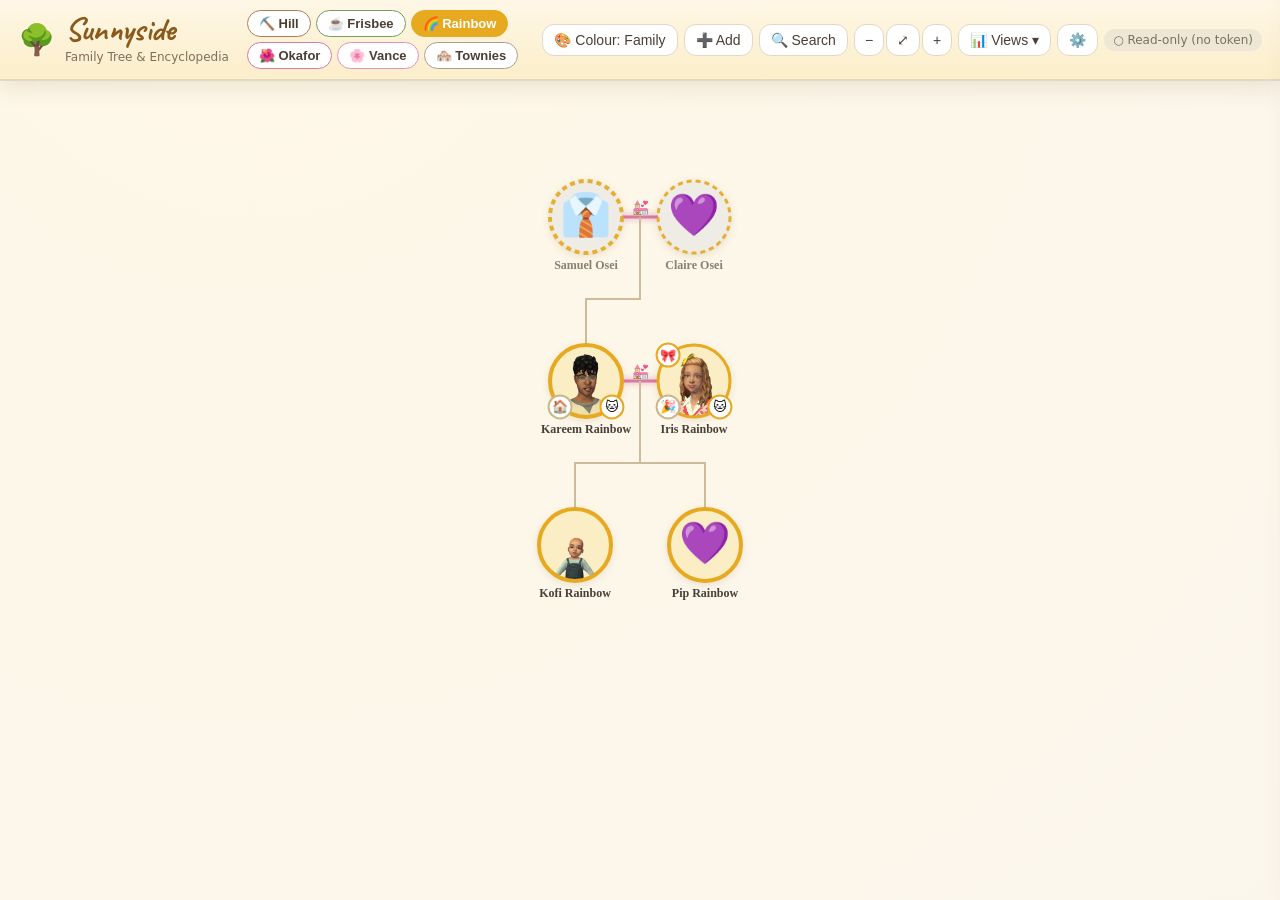
<file: docs/index.html>
<!DOCTYPE html>
<html lang="en">
<head>
  <meta charset="UTF-8">
  <meta name="viewport" content="width=device-width, initial-scale=1.0">
  <title>Sunnyside Family Tree 🌳🌻</title>
  <link rel="preconnect" href="https://fonts.googleapis.com">
  <link rel="preconnect" href="https://fonts.gstatic.com" crossorigin>
  <link href="https://fonts.googleapis.com/css2?family=Caveat:wght@600;700&display=swap" rel="stylesheet">
  <script>
    // GitHub Pages caches static assets for ~10 min, so plain reloads can show stale
    // styles. Load the stylesheet with a cache-buster so tweaks appear on a normal reload.
    document.write('<link rel="stylesheet" href="css/styles.css?v=' + Date.now() + '">');
  </script>
  <noscript><link rel="stylesheet" href="css/styles.css"></noscript>
  <link rel="icon" href="data:image/svg+xml,<svg xmlns='http://www.w3.org/2000/svg' viewBox='0 0 100 100'><text y='.9em' font-size='90'>🌻</text></svg>">
</head>
<body>
  <header class="topbar">
    <div class="brand"><span class="brand-emoji">🌳</span><div><h1>Sunnyside</h1><small>Family Tree &amp; Encyclopedia</small></div></div>
    <nav id="tabs" class="tabs"></nav>
    <div class="toolbar">
      <button id="btnColour" class="tool" title="Switch colour coding">🎨 Colour: Family</button>
      <span class="add-wrap">
        <button id="btnAdd" class="tool" title="Add a new Sim or pet">➕ Add</button>
        <div id="addMenu" class="add-menu">
          <button data-add-sim>👶 Add a Sim</button>
          <button data-add-pet>🐾 Add a pet</button>
          <button data-add-hh>🏠 Add a household</button>
          <button data-add-lot>🏘️ Add a community lot</button>
        </div>
      </span>
      <button id="btnSearch" class="tool" title="Search (press /)">🔍 Search</button>
      <span class="zoomgroup">
        <button id="btnZoomOut" class="tool" title="Zoom out">−</button>
        <button id="btnZoomReset" class="tool" title="Fit">⤢</button>
        <button id="btnZoomIn" class="tool" title="Zoom in">+</button>
      </span>
      <span class="views-wrap">
        <button id="btnViews" class="tool" title="Open a view">📊 Views ▾</button>
        <div id="viewsMenu" class="add-menu views-menu">
          <button data-view="rotation">🗓️ Whose turn?</button>
          <button data-view="households">🏠 Households</button>
          <button data-view="predict">🧬 Predictor</button>
          <button data-view="names">👶 Names</button>
          <button data-view="lots">🏘️ Lots</button>
          <button data-view="stats">📊 Stats</button>
        </div>
      </span>
      <button id="btnSettings" class="tool" title="Settings">⚙️</button>
      <span id="saveStatus" class="status readonly">○ Read-only</span>
    </div>
  </header>

  <main id="stage" class="stage"><div class="loading">Loading Sunnyside… 🌻</div></main>

  <div id="legend" class="legend"></div>

  <aside id="panel" class="panel"></aside>

  <!-- Search overlay -->
  <div id="searchOverlay" class="overlay search-overlay">
    <div class="search-box">
      <input id="searchInput" type="text" placeholder="Search any Sim or pet…" autocomplete="off">
      <div id="searchList" class="search-list"></div>
    </div>
  </div>

  <!-- Settings overlay -->
  <div id="settingsOverlay" class="overlay">
    <div class="settings-box">
      <h2>⚙️ Settings — Auto-save</h2>
      <p class="settings-intro">Paste a GitHub access token to auto-save every change straight to your repo. No token = read-only.
        See <a href="SETUP.md" target="_blank">SETUP.md</a> for step-by-step instructions.</p>
      <label class="frow"><span>Repository</span><input id="setRepo" placeholder="cannedelf/iris-journal"></label>
      <label class="frow"><span>Branch</span><input id="setBranch" placeholder="main"></label>
      <label class="frow"><span>Access token</span><input id="setToken" type="password" placeholder="github_pat_…"></label>
      <p id="setMsg" class="settings-msg"></p>
      <button id="setResync" type="button" class="ghost" style="width:100%">🔄 Reload latest from GitHub (fixes out-of-sync)</button>
      <div class="settings-backup">
        <p class="settings-sub">💾 Backups — keep your own copy on your computer, just in case.</p>
        <button id="setBackupData" type="button" class="ghost" style="width:100%">💾 Download data backup (.json)</button>
        <button id="setBackupFull" type="button" class="ghost" style="width:100%">🗂️ Download full backup with photos (.zip)</button>
        <p id="setBackupMsg" class="settings-msg"></p>
      </div>
      <div class="settings-actions"><button id="setCancel" class="ghost">Cancel</button><button id="setSave" class="primary">Save &amp; connect</button></div>
      <p class="settings-note">🔒 The token is stored only in this browser (localStorage). Use a fine-grained token scoped to just this one repository with Contents read &amp; write.</p>
    </div>
  </div>

  <script>
    // Cache-bust the whole JS module graph the same way: an import map rewrites every
    // local module to a versioned URL so logic changes also appear on a normal reload.
    // If the import map is ever rejected it simply falls back to the cached files —
    // graceful staleness, never a broken page.
    (function () {
      var v = Date.now();
      var mods = ['app', 'store', 'github', 'tree', 'predictor', 'extras', 'profile', 'constants', 'backup', 'layout'];
      var imports = {};
      mods.forEach(function (m) { imports['./js/' + m + '.js'] = './js/' + m + '.js?v=' + v; });
      document.write('<script type="importmap">' + JSON.stringify({ imports: imports }) + '<\/script>');
      document.write('<script type="module" src="js/app.js?v=' + v + '"><\/script>');
    })();
  </script>
</body>
</html>
</file>
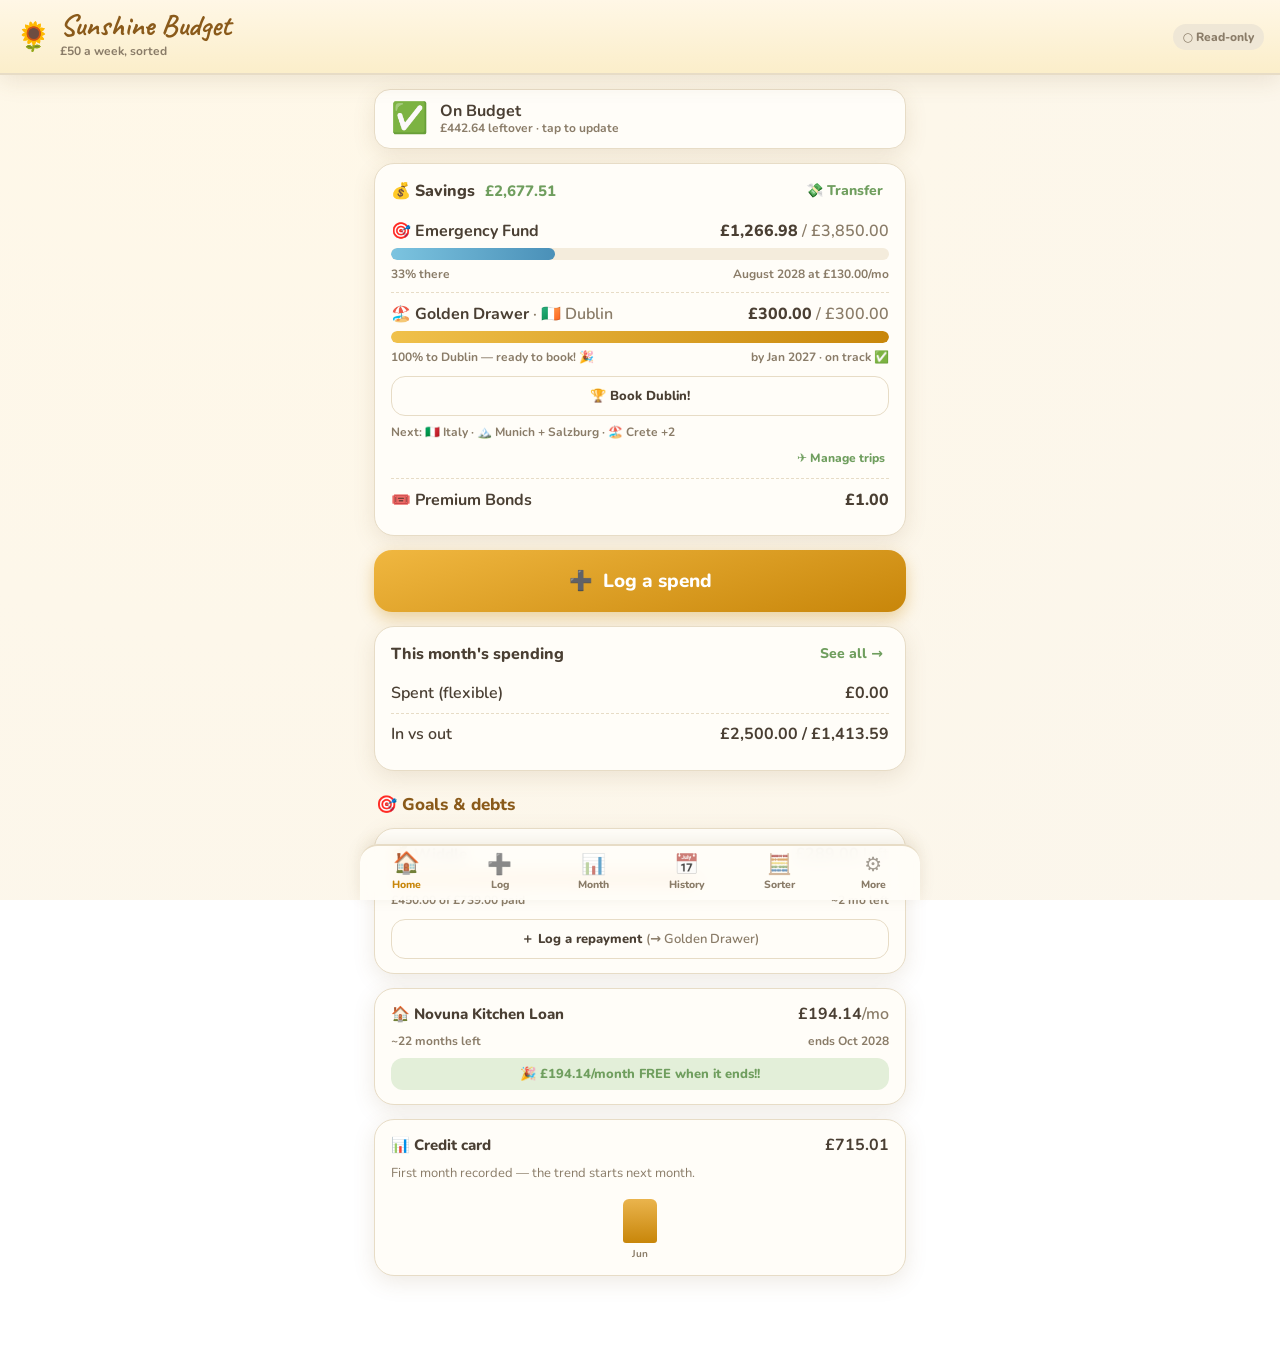
<file: docs/budget/index.html>
<!DOCTYPE html>
<html lang="en">
<head>
  <meta charset="UTF-8">
  <meta name="viewport" content="width=device-width, initial-scale=1.0, maximum-scale=1.0, viewport-fit=cover">
  <meta name="theme-color" content="#fbeeca">
  <title>Sunshine Budget Tracker 🌻💰</title>
  <link rel="preconnect" href="https://fonts.googleapis.com">
  <link rel="preconnect" href="https://fonts.gstatic.com" crossorigin>
  <link href="https://fonts.googleapis.com/css2?family=Caveat:wght@600;700&family=Nunito:wght@400;600;700;800&display=swap" rel="stylesheet">
  <script>
    // GitHub Pages caches static assets, so a plain reload can show stale styles.
    // Load the stylesheet with a cache-buster so tweaks appear on a normal reload.
    document.write('<link rel="stylesheet" href="css/styles.css?v=' + Date.now() + '">');
  </script>
  <noscript><link rel="stylesheet" href="css/styles.css"></noscript>
  <link rel="icon" href="data:image/svg+xml,<svg xmlns='http://www.w3.org/2000/svg' viewBox='0 0 100 100'><text y='.9em' font-size='90'>🌻</text></svg>">
</head>
<body>
  <header class="topbar">
    <div class="brand"><span class="brand-emoji">🌻</span>
      <div><h1>Sunshine Budget</h1><small>£50 a week, sorted</small></div></div>
    <span id="saveStatus" class="status readonly">○ Read-only</span>
  </header>

  <main id="app" class="app"><div class="loading">Loading your sunshine budget… 🌻</div></main>

  <nav class="bottomnav">
    <button class="navbtn active" data-view="home"><span>🏠</span>Home</button>
    <button class="navbtn" data-view="log"><span>➕</span>Log</button>
    <button class="navbtn" data-view="month"><span>📊</span>Month</button>
    <button class="navbtn" data-view="history"><span>📅</span>History</button>
    <button class="navbtn" data-view="sorter"><span>🧮</span>Sorter</button>
    <button class="navbtn" data-view="settings"><span>⚙️</span>More</button>
  </nav>

  <div id="toast" class="toast"></div>

  <script>
    // Cache-bust the whole JS module graph: an import map rewrites every local module to
    // a versioned URL so logic changes also appear on a normal reload. If the import map
    // is rejected it falls back to cached files — graceful staleness, never a broken page.
    (function () {
      var v = Date.now();
      var mods = ['app', 'store', 'github', 'budget'];
      var imports = {};
      mods.forEach(function (m) { imports['./js/' + m + '.js'] = './js/' + m + '.js?v=' + v; });
      document.write('<script type="importmap">' + JSON.stringify({ imports: imports }) + '<\/script>');
      document.write('<script type="module" src="js/app.js?v=' + v + '"><\/script>');
    })();
  </script>
</body>
</html>
</file>
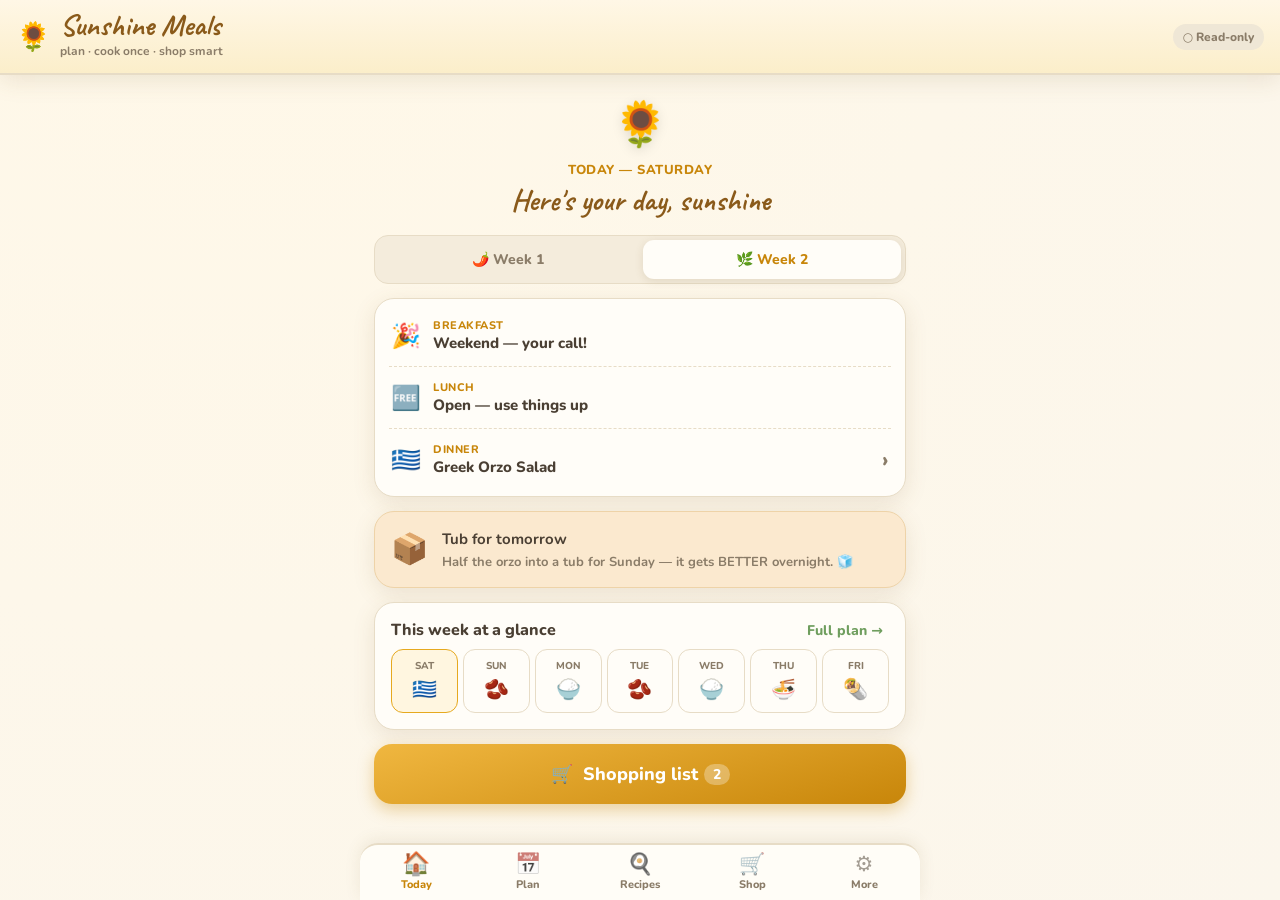
<file: docs/meals/index.html>
<!DOCTYPE html>
<html lang="en">
<head>
  <meta charset="UTF-8">
  <meta name="viewport" content="width=device-width, initial-scale=1.0, maximum-scale=1.0, viewport-fit=cover">
  <meta name="theme-color" content="#fbeeca">
  <title>Sunshine Meal Planner 🌻🍳</title>
  <link rel="preconnect" href="https://fonts.googleapis.com">
  <link rel="preconnect" href="https://fonts.gstatic.com" crossorigin>
  <link href="https://fonts.googleapis.com/css2?family=Caveat:wght@600;700&family=Nunito:wght@400;600;700;800&display=swap" rel="stylesheet">
  <script>
    // GitHub Pages caches static assets, so a plain reload can show stale styles.
    // Load the stylesheet with a cache-buster so tweaks appear on a normal reload.
    document.write('<link rel="stylesheet" href="css/styles.css?v=' + Date.now() + '">');
  </script>
  <noscript><link rel="stylesheet" href="css/styles.css"></noscript>
  <link rel="icon" href="data:image/svg+xml,<svg xmlns='http://www.w3.org/2000/svg' viewBox='0 0 100 100'><text y='.9em' font-size='90'>🍳</text></svg>">
</head>
<body>
  <header class="topbar">
    <div class="brand"><span class="brand-emoji">🌻</span>
      <div><h1>Sunshine Meals</h1><small>plan · cook once · shop smart</small></div></div>
    <span id="saveStatus" class="status readonly">○ Read-only</span>
  </header>

  <main id="app" class="app"><div class="loading">Loading your sunshine meals… 🌻🍳</div></main>

  <nav class="bottomnav">
    <button class="navbtn active" data-view="home"><span>🏠</span>Today</button>
    <button class="navbtn" data-view="plan"><span>📅</span>Plan</button>
    <button class="navbtn" data-view="recipes"><span>🍳</span>Recipes</button>
    <button class="navbtn" data-view="shop"><span>🛒</span>Shop</button>
    <button class="navbtn" data-view="settings"><span>⚙️</span>More</button>
  </nav>

  <div id="toast" class="toast"></div>

  <script>
    // Cache-bust the whole JS module graph: an import map rewrites every local module to
    // a versioned URL so logic changes also appear on a normal reload. If the import map
    // is rejected it falls back to cached files — graceful staleness, never a broken page.
    (function () {
      var v = Date.now();
      var mods = ['app', 'store', 'github', 'meals'];
      var imports = {};
      mods.forEach(function (m) { imports['./js/' + m + '.js'] = './js/' + m + '.js?v=' + v; });
      document.write('<script type="importmap">' + JSON.stringify({ imports: imports }) + '<\/script>');
      document.write('<script type="module" src="js/app.js?v=' + v + '"><\/script>');
    })();
  </script>
</body>
</html>
</file>
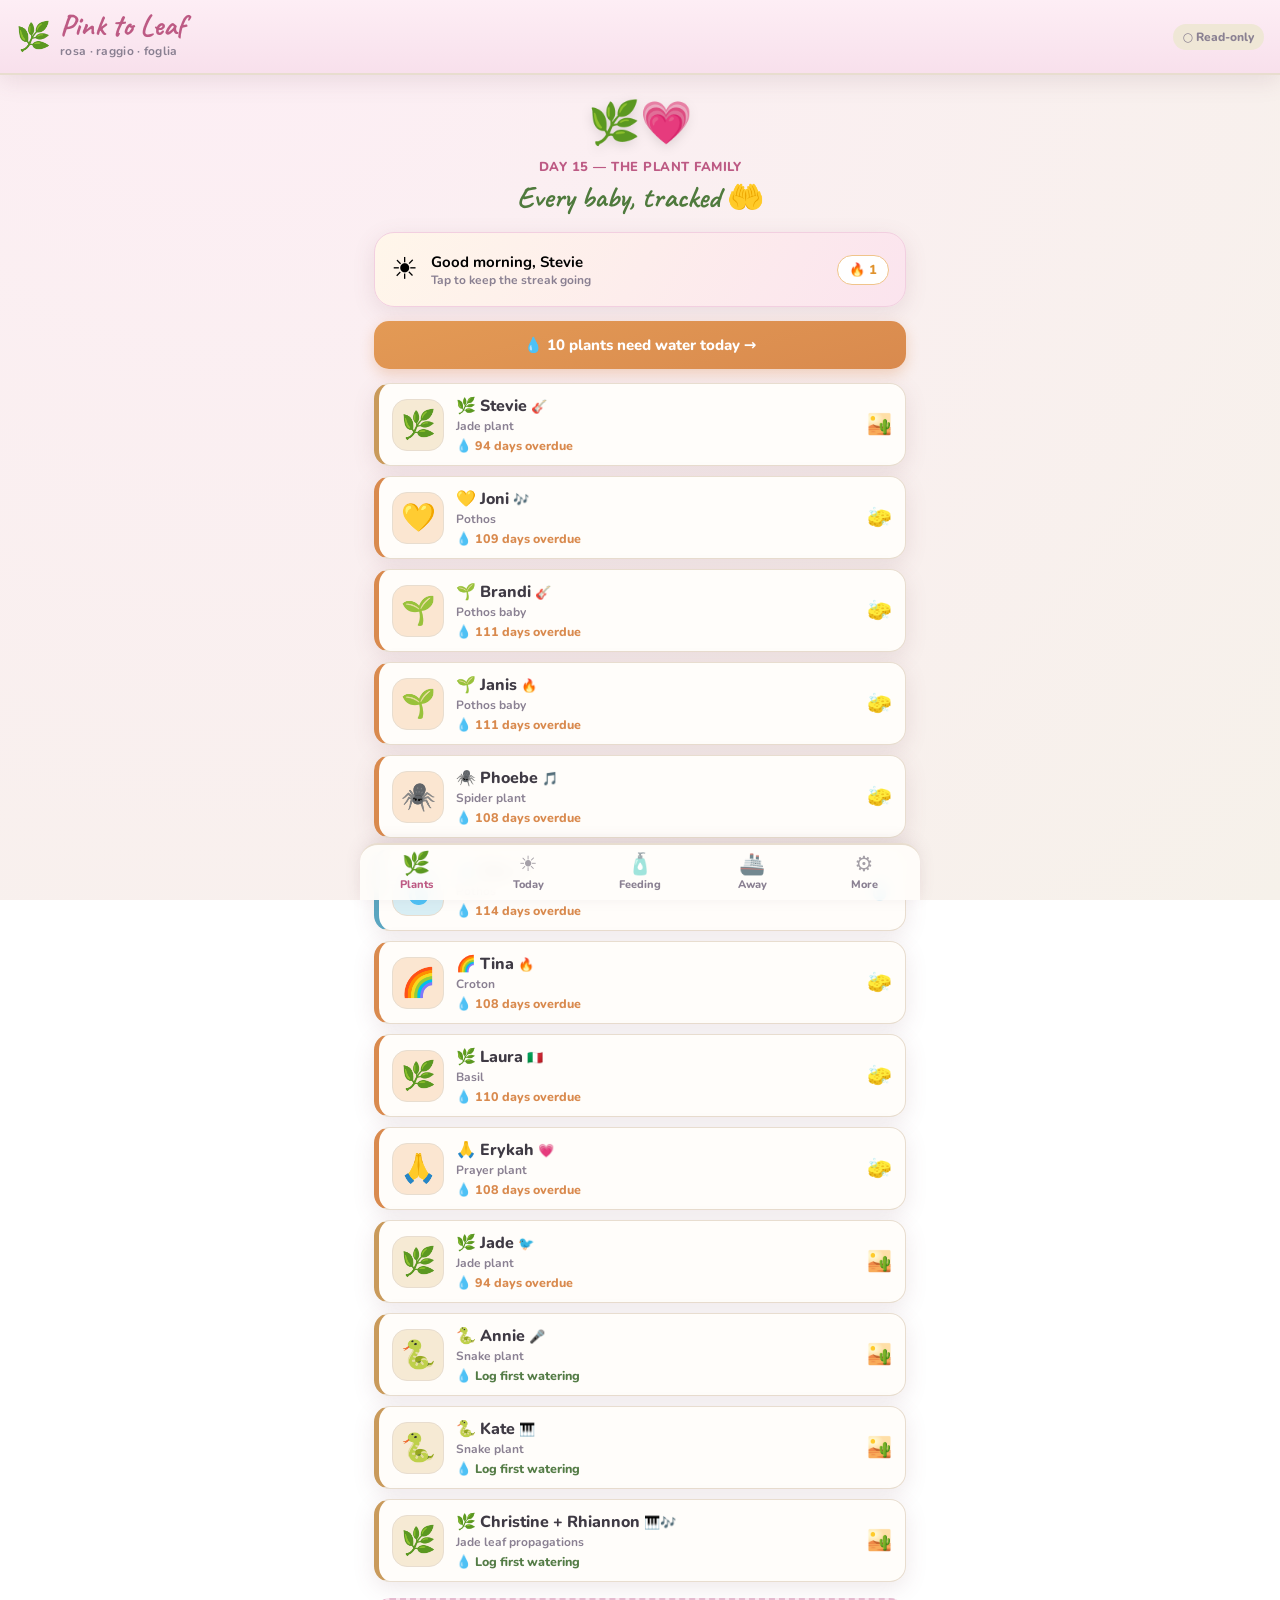
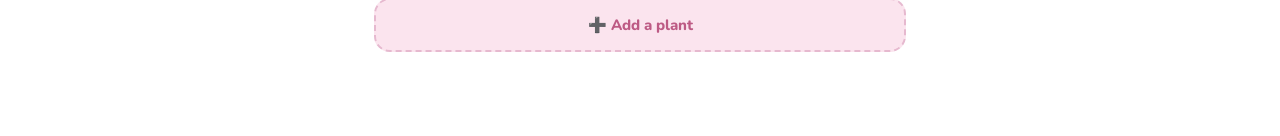
<file: docs/plants/index.html>
<!DOCTYPE html>
<html lang="en">
<head>
  <meta charset="UTF-8">
  <meta name="viewport" content="width=device-width, initial-scale=1.0, maximum-scale=1.0, viewport-fit=cover">
  <meta name="theme-color" content="#f6e3ec">
  <title>Pink to Leaf 🌿💗</title>
  <link rel="preconnect" href="https://fonts.googleapis.com">
  <link rel="preconnect" href="https://fonts.gstatic.com" crossorigin>
  <link href="https://fonts.googleapis.com/css2?family=Caveat:wght@600;700&family=Nunito:wght@400;600;700;800&display=swap" rel="stylesheet">
  <script>
    // GitHub Pages caches static assets, so a plain reload can show stale styles.
    // Load the stylesheet with a cache-buster so tweaks appear on a normal reload.
    document.write('<link rel="stylesheet" href="css/styles.css?v=' + Date.now() + '">');
  </script>
  <noscript><link rel="stylesheet" href="css/styles.css"></noscript>
  <link rel="icon" href="data:image/svg+xml,<svg xmlns='http://www.w3.org/2000/svg' viewBox='0 0 100 100'><text y='.9em' font-size='90'>🌿</text></svg>">
</head>
<body>
  <header class="topbar">
    <div class="brand"><span class="brand-emoji">🌿</span>
      <div><h1>Pink to Leaf</h1><small>rosa · raggio · foglia</small></div></div>
    <span id="saveStatus" class="status readonly">○ Read-only</span>
  </header>

  <main id="app" class="app"><div class="loading">Waking the plant babies… 🌿💗</div></main>

  <nav class="bottomnav">
    <button class="navbtn active" data-view="home"><span>🌿</span>Plants</button>
    <button class="navbtn" data-view="today"><span>☀️</span>Today</button>
    <button class="navbtn" data-view="feeding"><span>🧴</span>Feeding</button>
    <button class="navbtn" data-view="cruise"><span>🚢</span>Away</button>
    <button class="navbtn" data-view="settings"><span>⚙️</span>More</button>
  </nav>

  <div id="toast" class="toast"></div>

  <script>
    // Cache-bust the whole JS module graph: an import map rewrites every local module to
    // a versioned URL so logic changes also appear on a normal reload. If the import map
    // is rejected it falls back to cached files — graceful staleness, never a broken page.
    (function () {
      var v = Date.now();
      var mods = ['app', 'store', 'github', 'plants'];
      var imports = {};
      mods.forEach(function (m) { imports['./js/' + m + '.js'] = './js/' + m + '.js?v=' + v; });
      document.write('<script type="importmap">' + JSON.stringify({ imports: imports }) + '<\/script>');
      document.write('<script type="module" src="js/app.js?v=' + v + '"><\/script>');
    })();
  </script>
</body>
</html>
</file>
<file: docs/css/styles.css>
/* Sunnyside Family Tree — warm, photo-album styling. Not a spreadsheet! 🌻 */
:root {
  --cream: #fbf6ec;
  --cream-2: #f4ecdc;
  --ink: #4a3f33;
  --ink-soft: #7c6f5e;
  --gold: #e6a91f;
  --green: #6f9e5e;
  --pink: #d97aa0;
  --line: #e3d8c4;
  --shadow: 0 6px 22px rgba(120, 95, 50, 0.14);
  --radius: 18px;
  font-size: 16px;
}

* { box-sizing: border-box; }
html, body { height: 100%; margin: 0; }
body {
  font-family: "Segoe UI", "Nunito", system-ui, -apple-system, sans-serif;
  color: var(--ink);
  background: radial-gradient(circle at 20% -10%, #fff8e8, var(--cream)) fixed;
  display: flex; flex-direction: column; height: 100vh; overflow: hidden;
}
h1, h2, h3, h4 { font-family: "Georgia", "Nunito", serif; font-weight: 700; }
a { color: var(--green); }

/* ---------- Top bar ---------- */
.topbar {
  display: flex; align-items: center; gap: 18px; padding: 10px 18px;
  background: linear-gradient(180deg, #fff7e6, #fbeeca);
  border-bottom: 2px solid var(--line); box-shadow: var(--shadow); z-index: 20; flex-wrap: wrap;
}
.brand { display: flex; align-items: center; gap: 10px; }
.brand-emoji { font-size: 30px; }
.brand h1 { margin: 0; font-family: 'Caveat', 'Segoe Script', cursive; font-size: 33px; font-weight: 700; color: #8a5a1a; line-height: .95; }
.brand small { color: var(--ink-soft); font-size: 12px; }

.tabs { display: flex; gap: 5px; flex: 1; flex-wrap: wrap; }
.tab {
  border: 1.5px solid var(--c, #ccc); background: #fff; color: var(--ink);
  padding: 5px 11px; border-radius: 999px; cursor: pointer; font-size: 13px; font-weight: 600;
  transition: all .15s; white-space: nowrap;
}
.tab:hover { background: color-mix(in srgb, var(--c) 14%, #fff); }
.tab.active { background: var(--c); color: #fff; }

.toolbar { display: flex; align-items: center; gap: 6px; flex-wrap: wrap; }
.tool {
  border: 1.5px solid var(--line); background: #fff; border-radius: 12px; padding: 7px 11px;
  cursor: pointer; font-size: 14px; color: var(--ink);
}
.tool:hover { background: var(--cream-2); }
.tool.active { background: var(--gold); color: #fff; border-color: var(--gold); }
.add-wrap, .views-wrap { position: relative; display: inline-block; }
.views-menu { left: auto; right: 0; }
.add-menu button.active { background: var(--cream-2); font-weight: 700; color: #8a5a1a; }
.add-menu { position: absolute; top: 110%; left: 0; background: #fff; border: 1.5px solid var(--line); border-radius: 12px; box-shadow: var(--shadow); padding: 6px; display: none; z-index: 50; min-width: 150px; }
.add-menu.open { display: block; }
.add-menu button { display: block; width: 100%; text-align: left; border: none; background: none; padding: 9px 12px; border-radius: 8px; cursor: pointer; font-size: 14px; color: var(--ink); }
.add-menu button:hover { background: var(--cream-2); }
.zoomgroup { display: inline-flex; gap: 2px; }
.zoomgroup .tool { padding: 7px 10px; }

.status { font-size: 12px; padding: 4px 9px; border-radius: 999px; white-space: nowrap; }
.status.readonly { background: #efe7d6; color: var(--ink-soft); }
.status.saved { background: #e3f0d8; color: #4d7a36; }
.status.dirty { background: #fbe6c4; color: #9a6a14; }

/* ---------- Stage / tree ---------- */
.stage { flex: 1; position: relative; overflow: hidden; }
.loading, .empty, .error { padding: 60px; text-align: center; color: var(--ink-soft); }
.error small { color: #b56; }

.tree-svg { display: block; width: 100%; height: 100%; cursor: grab; }
.tree-svg.grabbing { cursor: grabbing; }

.node { cursor: pointer; outline: none; -webkit-tap-highlight-color: transparent; }
.node:focus-visible .avatar-ring { filter: drop-shadow(0 0 7px rgba(230,169,31,.95)); }
.avatar-bg { filter: drop-shadow(0 2px 5px rgba(120,95,50,.22)); }
.avatar-ring { transition: filter .15s; }
.avatar-emoji, .pet-count { pointer-events: none; }
.node:hover .avatar-ring { filter: drop-shadow(0 0 8px rgba(230,169,31,.75)); }
.node:hover .avatar-bg { filter: drop-shadow(0 0 9px rgba(230,169,31,.55)); }
.node.ancestor .avatar-ring { opacity: .9; }
.pet-count { fill: #8a5a1a; font-weight: 700; }

/* Iris — the heart of Sunnyside — gets a gentle cycling rainbow glow. 🌈 */
.node.heart .avatar-ring { animation: rainbowglow 5s linear infinite; }
.node.heart:hover .avatar-ring { animation: none; }
@keyframes rainbowglow {
  0%   { filter: drop-shadow(0 0 5px #e6a91f); }
  20%  { filter: drop-shadow(0 0 6px #6f9e5e); }
  40%  { filter: drop-shadow(0 0 6px #5aa6d0); }
  60%  { filter: drop-shadow(0 0 6px #d97aa0); }
  80%  { filter: drop-shadow(0 0 6px #b07d52); }
  100% { filter: drop-shadow(0 0 5px #e6a91f); }
}
.type-badge text { pointer-events: none; }
.node.faded { opacity: .55; }
.node.faded:hover { opacity: .85; }
.node-name { font: 700 12px Georgia, serif; fill: var(--ink); paint-order: stroke; stroke: #fbf6ec; stroke-width: 3px; stroke-linejoin: round; }
.node-sub { font: 500 12px "Segoe UI", sans-serif; fill: var(--ink-soft); }
.node-foot { font: 500 11px "Segoe UI", sans-serif; fill: #a4937a; }
.node.ancestor .node-name { fill: #8c7f6c; }

.edge { fill: none; stroke: #cdbb9c; stroke-width: 2; }
.marriage { stroke: var(--pink); stroke-width: 2; }
.marriage.engaged { stroke-width: 2.5; stroke-dasharray: 2 2.5; stroke-linecap: round; filter: drop-shadow(0 0 3px #e58fb0); animation: marriageglow 2.4s ease-in-out infinite; }
.marriage.married { stroke-width: 3.2; filter: drop-shadow(0 0 3px #e58fb0); animation: marriageglow 2.4s ease-in-out infinite; }
@keyframes marriageglow { 0%,100% { opacity: .72; } 50% { opacity: 1; } }
.edge-alien { stroke: #4fae3f; stroke-width: 2.5; stroke-dasharray: 7 5; filter: drop-shadow(0 0 2.5px #9be08a); animation: alienflow 1.4s linear infinite; }
@keyframes alienflow { to { stroke-dashoffset: -24; } }
.alien-mark { font-size: 15px; }
.coparent-link { stroke: #b0a89f; stroke-width: 2; stroke-dasharray: 5 4; }
.coparent-link.alien { stroke: #4fae3f; stroke-width: 2.5; filter: drop-shadow(0 0 2.5px #9be08a); animation: alienflow 1.4s linear infinite; }
.coparent-mark { font-size: 14px; }

/* Adoption — a love choice, not biology: warm pink dotted line + beating heart. ❤️ */
.edge-adopt { stroke: #e05a7a; stroke-width: 2.5; stroke-dasharray: 2 6; stroke-linecap: round; filter: drop-shadow(0 0 2px #f3acc0); }
.adopt-mark { font-size: 14px; transform-box: fill-box; transform-origin: center; animation: heartbeat 1.6s ease-in-out infinite; }
@keyframes heartbeat { 0%, 100% { transform: scale(1); } 15% { transform: scale(1.28); } 30% { transform: scale(1); } 45% { transform: scale(1.18); } 60% { transform: scale(1); } }
.marriage-mark { font-size: 14px; }

.pet-chip { cursor: pointer; }
.pet-chip:hover circle { stroke-width: 2.5; }

/* ---------- Households ---------- */
.households-view { height: 100%; overflow-y: auto; padding-bottom: 30px; }
.household-grid { display: grid; grid-template-columns: repeat(auto-fill, minmax(280px, 1fr)); gap: 18px; padding: 18px 24px; }
.rotation-banner { display: flex; align-items: center; gap: 12px; justify-content: center; background: linear-gradient(180deg, #fff7e6, #fbeeca); border: 1.5px solid var(--line); border-radius: 14px; padding: 12px 18px; margin: 18px 24px 0; box-shadow: var(--shadow); flex-wrap: wrap; }
.rot-label { color: var(--ink-soft); font-size: 14px; }
.rot-num { font-family: Georgia, serif; font-size: 20px; color: #8a5a1a; cursor: pointer; padding: 2px 12px; border-radius: 8px; }
.rot-num:hover { background: #fff; }
.rot-btn { width: 30px; height: 30px; border-radius: 50%; border: 1.5px solid var(--gold); background: #fff; color: #8a5a1a; font-size: 18px; cursor: pointer; line-height: 1; }
.rot-btn:hover { background: var(--gold); color: #fff; }
.household-card { position: relative; background: #fff; border: 1.5px solid var(--line); border-radius: var(--radius); padding: 16px 18px; box-shadow: var(--shadow); }
.household-card.clickable { cursor: pointer; transition: transform .12s ease, box-shadow .12s ease; }
.household-card.clickable:hover { transform: translateY(-2px); box-shadow: 0 10px 26px rgba(120,95,50,.2); }

/* 🗓️ Whose turn? dashboard */
.turn-list { display: flex; flex-direction: column; gap: 8px; }
.turn-row { display: flex; align-items: center; gap: 12px; background: #fff; border: 1.5px solid var(--line); border-radius: 14px; padding: 10px 14px; box-shadow: var(--shadow); cursor: pointer; transition: transform .1s ease; }
.turn-row:hover { transform: translateY(-1px); background: var(--cream); }
.turn-row.done { opacity: .7; }
.turn-emoji { font-size: 22px; }
.turn-name { display: flex; flex-direction: column; flex: 1; min-width: 0; }
.turn-name small { color: var(--ink-soft); font-size: 12px; white-space: nowrap; overflow: hidden; text-overflow: ellipsis; }
.turn-prog { font-size: 13px; font-weight: 600; color: #8a6a3a; white-space: nowrap; }
.turn-play { flex-shrink: 0; }
.turn-alldone { background: #eef5e4; border: 1.5px solid var(--green); border-radius: 14px; padding: 12px 16px; color: #4d7a36; font-weight: 600; margin-bottom: 6px; }

/* 🏡 Household page */
.household-profile .chip-wrap { display: flex; flex-wrap: wrap; gap: 7px; }

/* 🏠 Cottage extension planner */
.layout-view { height: 100%; display: flex; flex-direction: column; }
.layout-bar { display: flex; align-items: center; gap: 12px; flex-wrap: wrap; padding: 12px 20px; border-bottom: 1.5px solid var(--line); background: linear-gradient(180deg, #fff7e6, #fbeeca); }
.layout-bar strong { color: #8a5a1a; }
.lay-lot input { width: 56px; padding: 5px 7px; border: 1.5px solid var(--line); border-radius: 8px; font: inherit; }
.layout-bar .primary { background: var(--gold); color: #fff; border-color: var(--gold); }
.layout-stage { flex: 1; display: flex; min-height: 0; }
.layout-canvas-wrap { flex: 1; overflow: auto; padding: 24px; background: radial-gradient(circle at 30% 0%, #fff8e8, var(--cream)); }
.layout-svg { display: block; }
.lay-bg { fill: #fffdf8; }
.lay-grid { stroke: #e8dcc4; stroke-width: 1px; vector-effect: non-scaling-stroke; }
.lay-lot-border { fill: none; stroke: #8a5a1a; stroke-width: 2.5px; vector-effect: non-scaling-stroke; }
.lay-room { fill: var(--rc); fill-opacity: .35; stroke: var(--rc); stroke-width: 2px; vector-effect: non-scaling-stroke; cursor: move; }
.lay-room.planned { fill-opacity: .16; stroke-dasharray: 5 4; }
.lay-room.building { fill-opacity: .26; stroke-dasharray: 2 3; }
.lay-room.sel { stroke-width: 3.5px; }
.lay-label { fill: #4a3f33; text-anchor: middle; dominant-baseline: middle; font-family: Georgia, serif; font-weight: 700; pointer-events: none; }
.lay-handle { fill: #fff; stroke: #8a5a1a; stroke-width: 2px; vector-effect: non-scaling-stroke; cursor: grab; }
.lay-midhandle { fill: var(--gold); stroke: #fff; stroke-width: 1.5px; vector-effect: non-scaling-stroke; cursor: crosshair; opacity: .8; }
.lay-midhandle:hover { opacity: 1; r: 0.34; }
.layout-editor { width: 230px; flex-shrink: 0; border-left: 1.5px solid var(--line); background: #fff; padding: 16px; overflow-y: auto; }
.layout-editor h4 { margin: 0 0 10px; color: #8a5a1a; }
.layout-editor .frow { display: grid; grid-template-columns: 54px 1fr; align-items: center; gap: 8px; margin: 7px 0; }
.layout-editor .frow > span { font-size: 13px; color: var(--ink-soft); }
.layout-editor input, .layout-editor select { padding: 6px 8px; border: 1.5px solid var(--line); border-radius: 8px; font: inherit; width: 100%; }
.lay-swatches { display: flex; flex-wrap: wrap; gap: 6px; margin: 10px 0; }
.lay-swatch { width: 24px; height: 24px; border-radius: 6px; border: 2px solid #fff; box-shadow: 0 0 0 1.5px var(--line); cursor: pointer; }
.lay-swatch.on { box-shadow: 0 0 0 2px var(--ink); }
.layout-editor .danger { width: 100%; margin-top: 10px; }
.hh-edit { position: absolute; top: 12px; right: 12px; border: 1.5px solid var(--line); background: #fff; border-radius: 9px; padding: 4px 9px; cursor: pointer; font-size: 13px; color: #8a5a1a; }
.hh-edit:hover { background: var(--cream-2); }
.hh-rotation { display: flex; align-items: center; justify-content: space-between; gap: 8px; margin: 4px 0 10px; }
.hh-status { font-size: 14px; font-weight: 600; color: var(--ink); }
.hh-daybtns { display: inline-flex; gap: 4px; }
.rot-day { border: 1.5px solid var(--green); background: #fff; color: #4d7a36; border-radius: 8px; padding: 4px 9px; cursor: pointer; font-size: 13px; }
.rot-day:hover { background: #eef3e6; }

/* 🏆 Lifetime want progress */
.lw-want { font-style: italic; color: #8a6a3a; margin: 0 0 8px; }
.lw-bar { background: #ece0c9; height: 14px; border-radius: 8px; overflow: hidden; }
.lw-bar span { display: block; height: 100%; background: linear-gradient(90deg, var(--gold), var(--green)); transition: width .3s; }
.lw-count { text-align: right; font-weight: 700; color: #8a5a1a; margin: 4px 0 8px; }
.lw-list { list-style: none; padding: 0; margin: 0; display: flex; flex-wrap: wrap; gap: 6px; }
.lw-list li { font-size: 14px; }
.lrow.tracker { flex-wrap: wrap; }
.tr-done { display: inline-flex; align-items: center; gap: 4px; font-size: 13px; color: var(--ink-soft); white-space: nowrap; }
.household-card h3 { margin: 0 0 2px; }
.household-loc { color: var(--ink-soft); font-size: 13px; margin: 0 0 10px; }
.household-feat { color: #a4937a; font-size: 12px; margin: 10px 0 0; font-style: italic; }
.household-members { display: flex; flex-wrap: wrap; gap: 7px; }
.member-chip { border: 2px solid #ccc; background: #fff; border-radius: 999px; padding: 5px 11px; font-size: 13px; cursor: pointer; }
.member-chip:hover { background: var(--cream-2); }

/* ---------- Slide-over panel ---------- */
.panel {
  position: fixed; top: 0; right: 0; width: min(560px, 96vw); height: 100vh;
  background: var(--cream); box-shadow: -8px 0 30px rgba(90,70,40,.22);
  transform: translateX(105%); transition: transform .28s cubic-bezier(.3,.7,.3,1);
  overflow-y: auto; z-index: 40;
}
.panel.open { transform: translateX(0); }

.profile { --fam: #a89f94; padding-bottom: 40px; }
.profile-head {
  position: relative; padding: 22px 24px 18px;
  background: linear-gradient(160deg, color-mix(in srgb, var(--fam) 22%, #fff), #fff);
  border-bottom: 3px solid var(--fam); display: flex; gap: 18px; align-items: flex-start;
}
.close, .edit {
  position: absolute; top: 14px; border: none; background: #fff; border-radius: 10px;
  padding: 6px 10px; cursor: pointer; box-shadow: var(--shadow); font-size: 14px;
}
.close { right: 14px; }
.edit { right: 64px; color: #8a5a1a; }
.photo { width: 104px; height: 104px; border-radius: 16px; border: 3px solid var(--fam); overflow: hidden; flex-shrink: 0; box-shadow: var(--shadow); }
.photo img { width: 100%; height: 100%; object-fit: cover; }
.photo.placeholder { display: flex; align-items: center; justify-content: center; font-size: 52px; }
.head-text h2 { margin: 4px 0 2px; }
.head-sub { margin: 0; color: var(--ink-soft); font-size: 13px; }
.oneliner { font-style: italic; color: #8a6a3a; margin: 8px 0 0; }
.anc-banner { font-size: 12px; background: #efece6; color: #8c7f6c; padding: 4px 8px; border-radius: 8px; display: inline-block; margin: 6px 0 0; }

.profile-tabs { position: sticky; top: 0; z-index: 3; display: flex; gap: 2px; padding: 8px 14px 0; background: var(--cream); border-bottom: 2px solid var(--fam, var(--line)); overflow-x: auto; }
.profile-tabs button { border: none; background: none; padding: 9px 12px; cursor: pointer; font-size: 13px; color: var(--ink-soft); border-radius: 10px 10px 0 0; white-space: nowrap; border-bottom: 3px solid transparent; }
.profile-tabs button:hover { background: #fff; }
.profile-tabs button.active { color: #8a5a1a; font-weight: 700; background: #fff; border-bottom-color: var(--fam, var(--gold)); }
.ptab[hidden] { display: none; }
.future-note { font-size: 13px; color: #a4937a; font-style: italic; margin: 8px 0 0; }
.predict-link { margin-top: 12px; background: #f3ece0; border: 1.5px solid var(--gold); color: #8a5a1a; border-radius: 10px; padding: 9px 14px; cursor: pointer; font-size: 14px; font-weight: 600; }
.predict-link:hover { background: var(--gold); color: #fff; }

.nav-block { display: grid; gap: 8px; padding: 14px 24px; background: #fff; border-bottom: 1px solid var(--line); }
.nav-block strong { font-size: 12px; color: var(--ink-soft); margin-right: 6px; text-transform: uppercase; letter-spacing: .03em; }
.rel-chip { border: 2px solid #ccc; background: #fff; border-radius: 999px; padding: 3px 10px; font-size: 13px; cursor: pointer; margin: 2px; }
.rel-chip:hover { background: var(--cream-2); }
.rel-chip.missing { color: #b56; border-color: #e3b; cursor: default; }
.muted { color: #b3a890; }

.profile section { padding: 16px 24px; border-bottom: 1px solid var(--line); }
.profile h3 { margin: 0 0 12px; color: #8a5a1a; font-size: 17px; }
.profile h4 { margin: 14px 0 8px; font-size: 14px; }
.kv { display: grid; grid-template-columns: 1fr 1fr; gap: 8px 18px; margin: 0; }
.kv > div { display: flex; flex-direction: column; }
.kv dt { font-size: 11px; color: var(--ink-soft); text-transform: uppercase; letter-spacing: .03em; }
.kv dd { margin: 1px 0 0; font-size: 14px; }
.gen-notes { background: #fff3da; border-left: 3px solid var(--gold); padding: 8px 12px; border-radius: 6px; font-size: 13px; margin: 12px 0 0; }

.bar-row { display: grid; grid-template-columns: 90px 1fr 28px; align-items: center; gap: 10px; margin: 4px 0; }
.bar-label { font-size: 13px; }
.bar-track { background: #ece0c9; height: 9px; border-radius: 5px; overflow: hidden; }
.bar-fill { display: block; height: 100%; background: linear-gradient(90deg, var(--gold), var(--green)); }
.bar-val { font-size: 12px; text-align: right; color: var(--ink-soft); }
.ok { color: #4d7a36; } .warn { color: #c2772a; }

.moments, .rels { width: 100%; border-collapse: collapse; font-size: 13px; }
.moments td, .rels td { padding: 6px 8px; border-bottom: 1px solid var(--line); vertical-align: top; }
.moments .mr { font-weight: 700; color: var(--green); white-space: nowrap; width: 40px; }
.mn { display: block; color: var(--ink-soft); font-size: 12px; }
.wants { list-style: none; padding: 0; margin: 0; }
.wants li { padding: 4px 0; font-size: 14px; }

/* ---------- Editor ---------- */
.editor { padding: 0 0 60px; }
.editor-head { position: sticky; top: 0; background: #fff; padding: 16px 24px; border-bottom: 2px solid var(--gold); display: flex; justify-content: space-between; align-items: center; z-index: 2; }
.editor-head h2 { margin: 0; font-size: 18px; }
.editor-actions { display: flex; gap: 8px; }
.editor fieldset { border: 1px solid var(--line); border-radius: 12px; margin: 16px 24px; padding: 12px 16px; }
.editor legend { font-weight: 700; color: #8a5a1a; padding: 0 6px; }
.frow { display: grid; grid-template-columns: 150px 1fr; align-items: center; gap: 10px; margin: 7px 0; }
.frow > span { font-size: 13px; color: var(--ink-soft); }
.editor input, .editor select, .editor textarea { padding: 7px 9px; border: 1.5px solid var(--line); border-radius: 9px; font: inherit; font-size: 14px; background: #fff; width: 100%; }
.editor textarea { min-height: 60px; resize: vertical; }
.photo-edit { display: flex; align-items: center; gap: 16px; padding: 16px 24px; }
.file-btn { background: var(--gold); color: #fff; padding: 9px 14px; border-radius: 10px; cursor: pointer; font-size: 14px; font-weight: 600; display: inline-block; }
.file-btn input { display: none; }

/* 📸 Photo album — profile view */
.gallery { display: grid; grid-template-columns: repeat(auto-fill, minmax(120px, 1fr)); gap: 10px; }
.gcell { margin: 0; cursor: zoom-in; border-radius: 12px; overflow: hidden; background: #fff; border: 1.5px solid var(--line); box-shadow: var(--shadow); transition: transform .12s ease; }
.gcell:hover { transform: translateY(-2px); }
.gcell img { width: 100%; aspect-ratio: 1 / 1; object-fit: cover; display: block; }
.gcell figcaption { font-size: 12px; color: var(--ink-soft); padding: 6px 8px; line-height: 1.3; }
.gcell figcaption b { color: var(--gold); }

/* Lightbox */
.lightbox { position: fixed; inset: 0; z-index: 200; background: rgba(40, 32, 22, .86); display: flex; align-items: center; justify-content: center; padding: 24px; cursor: zoom-out; }
.lb-inner { max-width: 92vw; max-height: 92vh; display: flex; flex-direction: column; align-items: center; gap: 12px; }
.lb-inner img { max-width: 92vw; max-height: 82vh; object-fit: contain; border-radius: 12px; box-shadow: 0 12px 40px rgba(0,0,0,.5); }
.lb-cap { color: #fff8e8; font-size: 16px; text-align: center; margin: 0; }
.lb-cap b { color: var(--gold); }
.lb-close { position: fixed; top: 18px; right: 22px; width: 42px; height: 42px; border-radius: 50%; border: none; background: rgba(255,255,255,.18); color: #fff; font-size: 20px; cursor: pointer; }
.lb-close:hover { background: rgba(255,255,255,.32); }

/* 📸 Photo album — editor rows */
.gallery-rows { display: flex; flex-direction: column; gap: 8px; margin: 8px 0; }
.grow { display: flex; gap: 8px; align-items: center; padding: 6px; border: 1.5px solid var(--line); border-radius: 12px; background: #fff; }
.grow.is-cover { border-color: var(--gold); box-shadow: 0 0 0 2px rgba(230,169,31,.25); }
.gthumb { width: 56px; height: 56px; border-radius: 9px; overflow: hidden; flex-shrink: 0; background: var(--cream-2); }
.gthumb img { width: 100%; height: 100%; object-fit: cover; }
.grow .gcap { flex: 1; min-width: 0; }
.grow .grot { width: 56px; flex-shrink: 0; }
.grow .gcover, .grow .gdel { border: 1.5px solid var(--line); background: #fff; border-radius: 9px; padding: 6px 9px; cursor: pointer; font-size: 14px; flex-shrink: 0; }
.grow.is-cover .gcover { background: var(--gold); border-color: var(--gold); }
.grow .gcover:hover, .grow .gdel:hover { background: var(--cream-2); }
.rows { display: flex; flex-direction: column; gap: 6px; }
.lrow { display: flex; gap: 6px; align-items: center; }
.lrow.rel { flex-wrap: wrap; }
.lrow input.narrow { max-width: 60px; }
.del { background: #f6e2e2; border: none; border-radius: 8px; padding: 6px 9px; cursor: pointer; color: #b55; }
.add { margin-top: 8px; background: #eef3e6; border: 1px dashed var(--green); border-radius: 9px; padding: 7px 12px; cursor: pointer; color: #4d7a36; }
.hint { font-size: 13px; margin: 6px 0 0; }
.editor-foot { padding: 8px 24px 24px; display: flex; justify-content: flex-end; gap: 10px; align-items: center; }
.editor-foot .spacer { flex: 1; }
.danger { background: #f6e2e2; color: #b5454f; border: 1.5px solid #e3b8bc; border-radius: 10px; padding: 9px 16px; cursor: pointer; font-size: 14px; }
.danger:hover { background: #f0d0d0; }

.primary { background: var(--gold); color: #fff; border: none; border-radius: 10px; padding: 9px 18px; cursor: pointer; font-weight: 600; font-size: 14px; }
.primary:hover { background: #d29a14; }
.ghost { background: #fff; border: 1.5px solid var(--line); border-radius: 10px; padding: 9px 16px; cursor: pointer; font-size: 14px; }

/* ---------- Overlays ---------- */
.overlay { position: fixed; inset: 0; background: rgba(70,55,30,.32); display: none; align-items: flex-start; justify-content: center; z-index: 60; }
.overlay.open { display: flex; }
.search-overlay { padding-top: 12vh; }
.search-box { background: var(--cream); width: min(540px, 92vw); border-radius: 16px; box-shadow: var(--shadow); overflow: hidden; }
.search-box input { width: 100%; border: none; padding: 16px 20px; font-size: 17px; background: #fff; outline: none; }
.search-list { max-height: 50vh; overflow-y: auto; }
.search-item { display: flex; align-items: center; gap: 8px; width: 100%; text-align: left; border: none; background: none; padding: 11px 20px; cursor: pointer; font-size: 15px; border-top: 1px solid var(--line); }
.search-item:hover { background: var(--cream-2); }
.search-item small { color: var(--ink-soft); margin-left: auto; }

.settings-box { background: var(--cream); width: min(520px, 92vw); margin-top: 10vh; border-radius: 16px; padding: 24px 26px; box-shadow: var(--shadow); }
.settings-box h2 { margin: 0 0 8px; }
.settings-intro { font-size: 14px; color: var(--ink-soft); }
.settings-box .frow { grid-template-columns: 120px 1fr; }
.settings-box input { padding: 8px 10px; border: 1.5px solid var(--line); border-radius: 9px; font: inherit; }
.settings-actions { display: flex; justify-content: flex-end; gap: 10px; margin-top: 16px; }
.settings-msg { font-size: 13px; min-height: 18px; color: #8a5a1a; }
.settings-note { font-size: 12px; color: var(--ink-soft); margin-top: 14px; background: #fff; padding: 10px 12px; border-radius: 9px; }
.settings-backup { margin-top: 14px; padding-top: 14px; border-top: 1.5px solid var(--line); display: flex; flex-direction: column; gap: 8px; }
.settings-sub { font-size: 13px; color: var(--ink-soft); margin: 0 0 2px; }

/* Type-colour legend (shown only in Colour: Type mode) */
.legend { position: fixed; left: 16px; bottom: 16px; background: rgba(255,255,255,.95); border: 1.5px solid var(--line); border-radius: 14px; padding: 12px 14px; box-shadow: var(--shadow); z-index: 30; display: none; max-width: 230px; }
.legend.show { display: block; }
.legend strong { display: block; font-size: 12px; text-transform: uppercase; letter-spacing: .04em; color: var(--ink-soft); margin-bottom: 6px; }
.legend .leg { display: flex; align-items: center; gap: 7px; font-size: 13px; padding: 2px 0; }
.legend .leg i { width: 14px; height: 14px; border-radius: 4px; display: inline-block; flex-shrink: 0; }

.type-tag { font-size: 12px; font-weight: 600; background: rgba(255,255,255,.7); border: 1px solid var(--fam); border-radius: 999px; padding: 1px 8px; vertical-align: middle; white-space: nowrap; }

/* Baby genetics predictor */
.predictor { max-width: 680px; margin: 0 auto; padding: 28px 24px 50px; height: 100%; overflow-y: auto; }
.predictor h2 { color: #8a5a1a; margin: 0 0 4px; }
.pred-intro { color: var(--ink-soft); margin: 0 0 18px; }
.pred-pickers { display: flex; align-items: flex-end; gap: 14px; flex-wrap: wrap; background: #fff; border: 1.5px solid var(--line); border-radius: 14px; padding: 16px; box-shadow: var(--shadow); }
.pred-pickers label { display: flex; flex-direction: column; gap: 4px; font-size: 12px; color: var(--ink-soft); flex: 1; min-width: 160px; text-transform: uppercase; letter-spacing: .03em; }
.pred-pickers select { padding: 9px 10px; border: 1.5px solid var(--line); border-radius: 9px; font: inherit; font-size: 15px; background: #fff; }
.pred-plus { font-size: 20px; padding-bottom: 8px; }
.pred-results { margin-top: 20px; }
.pred-pair { font-size: 18px; font-weight: 700; text-align: center; margin: 0 0 16px; font-family: Georgia, serif; }
.pred-pair span { color: var(--pink); margin: 0 4px; }
.gene-block { background: #fff; border: 1.5px solid var(--line); border-radius: 14px; padding: 14px 18px; margin-bottom: 14px; box-shadow: var(--shadow); }
.gene-block h3 { margin: 0 0 10px; color: #8a5a1a; font-size: 16px; }
.gene-row { display: grid; grid-template-columns: 24px 96px 1fr 42px; align-items: center; gap: 10px; margin: 6px 0; }
.gene-emoji { font-size: 17px; }
.gene-cat { font-size: 14px; }
.gene-bar { background: #ece0c9; height: 11px; border-radius: 6px; overflow: hidden; }
.gene-bar span { display: block; height: 100%; background: linear-gradient(90deg, var(--gold), var(--pink)); }
.gene-pct { font-size: 13px; text-align: right; color: var(--ink-soft); }
.gene-magic { font-size: 13px; color: #8a6a3a; margin: 10px 0 0; }
.carried { font-size: 13px; color: #8a6a3a; background: #fff3da; border-left: 3px solid var(--gold); padding: 6px 10px; border-radius: 6px; margin: 8px 0 0; }

/* 🧠 Personality predictor (the strip/cells are styled inline in predictor.js) */
.pers-intro { font-size: 13px; color: var(--ink-soft); margin: 0 0 12px; }
.pers-row { margin: 0 0 14px; }
.pers-head { display: flex; justify-content: space-between; align-items: baseline; gap: 10px; flex-wrap: wrap; font-size: 14px; }
.pers-parents { font-size: 12px; color: var(--ink-soft); }

/* Extra views (Names / Lots / Stats) */
.extras-view { max-width: 920px; margin: 0 auto; padding: 24px; height: 100%; overflow-y: auto; }
.extras-h { color: #8a5a1a; margin: 0 0 4px; }
.extras-sub { color: var(--ink-soft); margin: 0 0 18px; }

.name-family { background: #fff; border: 1.5px solid var(--line); border-left-width: 5px; border-radius: 14px; padding: 14px 18px; margin-bottom: 16px; box-shadow: var(--shadow); }
.name-family h3 { margin: 0 0 10px; color: #8a5a1a; }
.name-cols { display: grid; grid-template-columns: 1fr 1fr; gap: 18px; }
.name-col h4 { margin: 0 0 6px; color: var(--ink-soft); font-size: 13px; text-transform: uppercase; letter-spacing: .04em; }
.name-col ul { list-style: none; padding: 0; margin: 0; }
.name-item { display: flex; align-items: center; gap: 7px; padding: 5px 0; font-size: 15px; }
.name-tick { border: none; background: none; cursor: pointer; font-size: 16px; padding: 0; }
.name-item.used .name-text { text-decoration: line-through; color: #b3a890; }
.name-item.used .name-emoji { opacity: .4; }
.name-item.next { background: #fff7e0; border-radius: 8px; padding: 5px 6px; }
.name-next { background: var(--gold); color: #fff; font-size: 10px; font-weight: 700; padding: 1px 7px; border-radius: 999px; }
.name-note { color: #a4937a; font-size: 12px; font-style: italic; margin-left: auto; }

.lots-grid { display: grid; grid-template-columns: repeat(auto-fill, minmax(250px, 1fr)); gap: 16px; }
.lot-card { position: relative; background: #fff; border: 1.5px solid var(--line); border-radius: 14px; padding: 14px 16px; box-shadow: var(--shadow); }
.lot-card h3 { margin: 0 0 6px; }
.lot-status { font-weight: 600; margin: 0 0 6px; }
.lot-notes { color: var(--ink-soft); font-size: 13px; margin: 0; }

.stats-grid { display: grid; grid-template-columns: repeat(auto-fill, minmax(220px, 1fr)); gap: 16px; }
.stat-card { background: #fff; border: 1.5px solid var(--line); border-radius: 14px; padding: 14px 18px; box-shadow: var(--shadow); }
.stat-card h3 { margin: 0 0 8px; font-size: 15px; color: #8a5a1a; }
.stat-big { font-family: Georgia, serif; font-size: 30px; font-weight: 700; color: var(--ink); margin: 0; }
.stat-sub { color: var(--ink-soft); font-size: 13px; margin: 4px 0 0; }
.stat-dist-row { display: flex; justify-content: space-between; font-size: 14px; padding: 2px 0; border-bottom: 1px dotted var(--line); }

.badge-list { list-style: none; padding: 0; margin: 0; }
.badge-list li { font-size: 14px; padding: 3px 0; }

.timeline { background: #fff; border: 1.5px solid var(--line); border-radius: 14px; padding: 8px 16px; box-shadow: var(--shadow); }
.tl-row { display: flex; gap: 14px; align-items: baseline; padding: 7px 0; border-bottom: 1px dotted var(--line); font-size: 14px; }
.tl-row:last-child { border-bottom: none; }
.tl-when { font-weight: 700; color: var(--green); min-width: 64px; }

.toast { position: fixed; bottom: 22px; left: 50%; transform: translateX(-50%); background: var(--ink); color: #fff; padding: 11px 18px; border-radius: 12px; font-size: 14px; box-shadow: var(--shadow); z-index: 80; }

@media (max-width: 640px) {
  .kv { grid-template-columns: 1fr; }
  .frow { grid-template-columns: 1fr; }
  .brand small { display: none; }
}
</file>
<file: docs/budget/css/styles.css>
/* Sunshine Budget Tracker — warm, sunny, mobile-first. Not a banking app! 🌻 */
:root {
  --cream: #fbf6ec;
  --cream-2: #f4ecdc;
  --card: #fffdf8;
  --ink: #4a3f33;
  --ink-soft: #8a7c68;
  --gold: #e6a91f;
  --gold-deep: #c8860a;
  --green: #6f9e5e;
  --green-soft: #e3efd9;
  --amber: #e0922c;
  --amber-soft: #fbe9cf;
  --red: #d8694e;
  --red-soft: #f8ddd3;
  --pink: #d97aa0;
  --line: #e7dcc6;
  --shadow: 0 6px 22px rgba(120, 95, 50, 0.13);
  --radius: 20px;
}
* { box-sizing: border-box; -webkit-tap-highlight-color: transparent; }
html, body { margin: 0; }
body {
  font-family: "Nunito", "Segoe UI", system-ui, -apple-system, sans-serif;
  color: var(--ink);
  background: radial-gradient(circle at 20% -8%, #fff8e8, var(--cream)) fixed;
  min-height: 100vh;
  padding-bottom: 78px; /* room for bottom nav */
}
h1, h2, h3 { font-weight: 800; }
a { color: var(--green); }
button { font-family: inherit; cursor: pointer; }
i { font-style: normal; color: var(--ink-soft); font-weight: 600; }

/* ---------- top bar ---------- */
.topbar {
  position: sticky; top: 0; z-index: 30;
  display: flex; align-items: center; justify-content: space-between; gap: 10px;
  padding: 12px 16px; padding-top: calc(12px + env(safe-area-inset-top));
  background: linear-gradient(180deg, #fff7e6, #fbeeca);
  border-bottom: 2px solid var(--line); box-shadow: var(--shadow);
}
.brand { display: flex; align-items: center; gap: 9px; }
.brand-emoji { font-size: 28px; }
.brand h1 { margin: 0; font-family: 'Caveat', cursive; font-size: 30px; color: #8a5a1a; line-height: .9; }
.brand small { color: var(--ink-soft); font-size: 12px; font-weight: 700; }

.status { font-size: 12px; font-weight: 800; padding: 5px 10px; border-radius: 999px; white-space: nowrap; }
.status.readonly { background: #efe7d6; color: var(--ink-soft); }
.status.saved { background: var(--green-soft); color: var(--green); }
.status.saving { background: var(--amber-soft); color: var(--amber); }

/* ---------- layout ---------- */
.app { max-width: 560px; margin: 0 auto; padding: 14px 14px 6px; }
.loading { text-align: center; padding: 60px 0; color: var(--ink-soft); font-weight: 700; }
.screen { display: flex; flex-direction: column; gap: 14px; animation: fade .25s ease; }
@keyframes fade { from { opacity: 0; transform: translateY(6px); } to { opacity: 1; transform: none; } }
.screen-title { margin: 4px 2px 0; font-size: 22px; }

.card {
  background: var(--card); border: 1.5px solid var(--line); border-radius: var(--radius);
  box-shadow: var(--shadow); padding: 16px;
}
.card h3 { margin: 0 0 10px; font-size: 16px; }
.card-head { display: flex; align-items: center; justify-content: space-between; margin-bottom: 8px; }
.card-head h3 { margin: 0; }
.link { background: none; border: none; color: var(--green); font-weight: 800; font-size: 14px; }
.empty { color: var(--ink-soft); font-weight: 600; text-align: center; padding: 10px 0; }
.hint { color: var(--ink-soft); font-size: 13px; line-height: 1.5; margin: 6px 0 12px; }

/* ---------- dashboard big card ---------- */
.bigcard {
  position: relative; text-align: center; color: #fff;
  border-radius: 26px; padding: 26px 20px 22px; box-shadow: var(--shadow);
  background: linear-gradient(165deg, #7cae66, var(--green));
  transition: background .4s ease;
}
.bigcard.watch { background: linear-gradient(165deg, #7cae66, #5e8e4f); }
.bigcard.low  { background: linear-gradient(165deg, #eab44d, var(--amber)); }
.bigcard.over { background: linear-gradient(165deg, #e58e72, var(--red)); }
.sun { font-size: 46px; line-height: 1; filter: drop-shadow(0 3px 6px rgba(0,0,0,.18)); }
.sun.watch { animation: none; }
.bigcard-label { margin: 10px 0 2px; font-weight: 700; opacity: .92; font-size: 14px; }
.bigcard-amount { margin: 0; font-size: 56px; font-weight: 800; letter-spacing: -1px; line-height: 1; }
.bigcard-sub { margin: 10px 0 0; font-size: 13px; font-weight: 700; opacity: .92; }
.carry { margin: 8px 0 0; font-size: 13px; font-weight: 800; background: rgba(255,255,255,.22); display: inline-block; padding: 4px 12px; border-radius: 999px; }
.sun-line { margin: 12px 0 0; font-weight: 800; font-size: 15px; }
.depbar { margin: 16px auto 4px; height: 14px; width: 100%; background: rgba(255,255,255,.3); border-radius: 999px; overflow: hidden; }
.depbar-fill { height: 100%; background: #fff; border-radius: 999px; transition: width .5s ease; }

/* ---------- tier badge ---------- */
.tier-badge {
  width: 100%; display: flex; align-items: center; gap: 12px; text-align: left;
  border: 1.5px solid var(--line); background: var(--card); border-radius: 16px;
  padding: 12px 16px; box-shadow: var(--shadow); color: var(--ink); font-weight: 800;
}
.tier-badge.queen { background: linear-gradient(165deg, #fff7e0, #ffeec2); border-color: var(--gold); }
.tier-badge.none { justify-content: center; color: var(--ink-soft); font-size: 14px; }
.tb-emoji { font-size: 30px; line-height: 1; }
.tb-text { display: flex; flex-direction: column; line-height: 1.2; }
.tb-text b { font-size: 16px; }
.tb-text small { color: var(--ink-soft); font-weight: 700; font-size: 12px; }

/* ---------- savings section (Home) ---------- */
.savings-top .sav-total { color: var(--green); font-weight: 800; font-size: 15px; margin-left: 6px; }
.sav-acct { padding: 10px 0; border-bottom: 1px dashed var(--line); }
.sav-acct:last-child { border-bottom: none; padding-bottom: 2px; }
.sav-top { display: flex; justify-content: space-between; align-items: baseline; margin-bottom: 6px; font-weight: 700; }
.sav-top b { font-weight: 800; }
.sav-foot { display: flex; justify-content: space-between; align-items: center; margin-top: 6px; font-size: 12px; font-weight: 700; color: var(--ink-soft); }
.bar-fill.gold { background: linear-gradient(90deg, #f0c14b, var(--gold-deep)); }
.linkbtn { background: none; border: none; color: var(--green); font-weight: 800; font-size: 12px; padding: 2px 4px; }

/* transfer form */
.transfer-form { margin-top: 10px; padding-top: 12px; border-top: 1.5px solid var(--line); display: flex; flex-direction: column; gap: 10px; animation: fade .2s ease; }

/* Golden Drawer trip queue */
.next-up { margin: 8px 0 0; font-size: 12px; font-weight: 700; color: var(--ink-soft); }
.gd-foot { display: flex; justify-content: space-between; align-items: center; margin-top: 8px; font-size: 12px; font-weight: 800; color: var(--gold-deep); }
.trips-panel { margin-top: 10px; padding-top: 12px; border-top: 1.5px solid var(--line); animation: fade .2s ease; }
.trips-panel h4 { margin: 0 0 8px; font-size: 14px; color: #8a5a1a; }
.trips-panel h4 small { color: var(--ink-soft); font-weight: 700; font-size: 11px; }
.trip-row { display: flex; align-items: center; gap: 8px; padding: 9px 0; border-bottom: 1px dashed var(--line); }
.trip-row.active { background: #fffaf0; border-radius: 10px; padding: 9px 8px; margin: 0 -8px; }
.trip-row.full .trip-name { color: var(--green); }
.trip-move { display: flex; flex-direction: column; gap: 2px; }
.tmove { width: 24px; height: 20px; border: 1px solid var(--line); background: var(--card); border-radius: 6px; font-size: 10px; color: var(--ink-soft); padding: 0; line-height: 1; }
.tmove:disabled { opacity: .3; }
.trip-main { flex: 1; min-width: 0; }
.trip-name { font-weight: 800; font-size: 14px; }
.trip-name i { color: var(--gold-deep); font-weight: 700; }
.trip-sub { font-size: 11px; font-weight: 700; color: var(--ink-soft); margin-top: 3px; }
.trip-main .bar { margin: 4px 0; }
.trip-actions { display: flex; gap: 2px; }
.tbtn { border: none; background: none; font-size: 15px; padding: 4px; border-radius: 8px; }
.tbtn:active { background: var(--cream-2); }
.trophies { display: flex; flex-direction: column; gap: 6px; }
.trophy { background: linear-gradient(165deg, #fff7e0, #ffeec2); border: 1.5px solid var(--gold); border-radius: 12px; padding: 8px 12px; font-weight: 800; font-size: 13px; color: #8a5a1a; display: flex; justify-content: space-between; align-items: center; }
.trophy span { color: var(--green); font-weight: 700; font-size: 11px; }

/* ---------- big log button ---------- */
.biglog {
  width: 100%; border: none; border-radius: 18px; padding: 18px;
  font-size: 19px; font-weight: 800; color: #fff;
  background: linear-gradient(165deg, #f0b740, var(--gold-deep));
  box-shadow: 0 6px 16px rgba(200, 134, 10, .34);
}
.biglog:active { transform: translateY(1px); }

/* ---------- mini rows ---------- */
.mini-row { display: flex; justify-content: space-between; align-items: center; padding: 9px 0; border-bottom: 1px dashed var(--line); font-weight: 600; }
.mini-row:last-child { border-bottom: none; }
.mini-row.total { font-weight: 800; }
.mini-row.total.over b { color: var(--red); }

/* ---------- log form ---------- */
.field { display: flex; flex-direction: column; gap: 6px; }
.field > span { font-weight: 800; font-size: 14px; padding-left: 2px; }
.field.inline { flex-direction: row; align-items: center; justify-content: space-between; gap: 10px; margin-bottom: 8px; }
.field.inline > span { font-size: 14px; }
.field-label { font-weight: 800; font-size: 14px; margin: 2px 2px -4px; }
.field input, .select {
  font-family: inherit; font-size: 16px; font-weight: 700; color: var(--ink);
  background: var(--card); border: 1.5px solid var(--line); border-radius: 14px; padding: 13px 14px; width: 100%;
}
.field input:focus, .select:focus { outline: 2px solid var(--gold); border-color: var(--gold); }
.amount-field .amount-input { font-size: 30px; }
.amount-input { display: flex; align-items: center; gap: 2px; background: var(--card); border: 1.5px solid var(--line); border-radius: 14px; padding: 4px 12px; }
.amount-input .curr { font-weight: 800; color: var(--ink-soft); }
.amount-input input { border: none; padding: 10px 4px; font-size: inherit; font-weight: 800; background: none; }
.amount-input input:focus { outline: none; }
.field.inline .amount-input { width: 130px; font-size: 16px; padding: 2px 10px; }

.chips { display: grid; grid-template-columns: repeat(2, 1fr); gap: 8px; }
.chip {
  display: flex; align-items: center; gap: 8px; text-align: left;
  border: 2px solid var(--line); background: var(--card); border-radius: 14px; padding: 12px;
  font-weight: 700; font-size: 14px; color: var(--ink);
}
.chip-emoji { font-size: 20px; }
.chip.sel { border-color: var(--gold); background: #fff6e0; box-shadow: 0 3px 10px rgba(230,169,31,.22); }

.row2 { display: grid; grid-template-columns: 1fr 1fr; gap: 8px; margin-top: 4px; }
.primary { border: none; border-radius: 14px; padding: 14px; font-weight: 800; font-size: 15px; color: #fff; background: linear-gradient(165deg, #7cae66, var(--green)); box-shadow: 0 5px 13px rgba(111,158,94,.3); }
.ghost { border: 1.5px solid var(--line); background: var(--card); border-radius: 14px; padding: 13px; font-weight: 800; font-size: 14px; color: var(--ink); }

/* ---------- month view ---------- */
.monthnav { display: flex; align-items: center; justify-content: space-between; }
.monthnav h2 { margin: 0; font-size: 19px; }
.monthnav h2 small { color: var(--ink-soft); font-weight: 700; font-size: 13px; }
.nav { width: 42px; height: 42px; border-radius: 50%; border: 1.5px solid var(--line); background: var(--card); font-size: 22px; font-weight: 800; color: var(--ink); }
.nav:disabled { opacity: .35; }

.catrow { padding: 9px 0; border-bottom: 1px dashed var(--line); }
.catrow:last-child { border-bottom: none; }
.catrow-top { display: flex; justify-content: space-between; align-items: baseline; margin-bottom: 6px; }
.catname { font-weight: 700; }
.catnum { font-weight: 800; }
.bar { height: 9px; background: var(--cream-2); border-radius: 999px; overflow: hidden; }
.bar-fill { height: 100%; background: var(--green); border-radius: 999px; transition: width .4s ease; }
.bar-fill.over { background: var(--red); }
.catrow.over .catnum { color: var(--red); }
.breakdown-total { margin-top: 4px; padding-top: 12px; border-top: 2px solid var(--line); font-size: 15px; }
.breakdown-total.over b { color: var(--red); }
.rollover-note { margin: 6px 0 0; font-size: 12px; font-weight: 800; color: var(--gold-deep); background: #fff6e0; display: inline-block; padding: 3px 10px; border-radius: 999px; }
.rollover-note i { color: var(--ink-soft); font-weight: 700; }

/* settings toggle */
.toggle { width: 46px; height: 26px; -webkit-appearance: none; appearance: none; background: var(--cream-2); border: 1.5px solid var(--line); border-radius: 999px; position: relative; cursor: pointer; transition: background .2s; flex: none; }
.toggle::after { content: ''; position: absolute; top: 2px; left: 2px; width: 20px; height: 20px; border-radius: 50%; background: #fff; box-shadow: 0 1px 3px rgba(0,0,0,.2); transition: transform .2s; }
.toggle:checked { background: var(--green); border-color: var(--green); }
.toggle:checked::after { transform: translateX(20px); }

/* tappable itemised breakdown (bills, subscriptions, income) */
.breakdown { border-bottom: 1px dashed var(--line); }
.breakdown:last-of-type { border-bottom: none; }
.breakdown summary {
  display: flex; justify-content: space-between; align-items: center;
  padding: 10px 0; font-weight: 700; cursor: pointer; list-style: none; user-select: none;
}
.breakdown summary::-webkit-details-marker { display: none; }
.breakdown summary b { font-weight: 800; display: inline-flex; align-items: center; gap: 6px; }
.breakdown .chev { display: inline-block; color: var(--ink-soft); transition: transform .18s ease; font-size: 12px; }
.breakdown[open] .chev { transform: rotate(90deg); }
.mini-row.sub { padding: 7px 0 7px 14px; font-weight: 600; color: var(--ink-soft); border-bottom: 1px dashed var(--line); }
.mini-row.sub b { color: var(--ink); font-weight: 700; }
.breakdown .mini-row.sub:last-child { border-bottom: none; padding-bottom: 4px; }

/* buffer safety-net card */
.buffer-card { display: flex; align-items: flex-start; gap: 14px; background: #eef4fb; border-color: #cfe0f0; }
.buffer-face { font-size: 30px; line-height: 1.2; }
.buffer-amount { margin: 2px 0 0; font-size: 20px; font-weight: 800; color: #3a6ea5; }
.buffer-amount i { font-size: 12px; font-weight: 700; margin-left: 6px; }

.savings-card { display: flex; align-items: center; gap: 14px; }
.savings-card.hit { background: var(--green-soft); border-color: #c4ddb4; }
.savings-card.miss { background: var(--cream); }
.savings-face { font-size: 32px; }
.savings-card p { margin: 2px 0 0; color: var(--ink-soft); font-weight: 700; font-size: 13px; }
.savings-card b { font-size: 15px; }

/* ---------- history ---------- */
.runtotal { display: flex; justify-content: space-between; align-items: center; padding: 4px 4px; font-weight: 800; }
.runtotal span { color: var(--ink-soft); font-weight: 700; }
.entries { display: flex; flex-direction: column; gap: 8px; }
.entry { display: flex; align-items: center; gap: 11px; background: var(--card); border: 1.5px solid var(--line); border-radius: 14px; padding: 11px 13px; box-shadow: var(--shadow); }
.entry-emoji { font-size: 22px; }
.entry-main { flex: 1; display: flex; flex-direction: column; gap: 1px; min-width: 0; }
.entry-main b { font-size: 16px; }
.entry-meta { color: var(--ink-soft); font-weight: 600; font-size: 13px; overflow: hidden; text-overflow: ellipsis; white-space: nowrap; }
.entry-date { color: var(--ink-soft); font-weight: 700; font-size: 12px; white-space: nowrap; }
.entry-del { border: none; background: none; color: var(--ink-soft); font-size: 16px; padding: 4px 6px; border-radius: 8px; }
.entry-del:active { background: var(--red-soft); color: var(--red); }

.version { text-align: center; color: var(--ink-soft); font-size: 12px; font-weight: 700; margin: 6px 0 0; }

/* ---------- 🧮 money sorter ---------- */
.sort-card {
  background: var(--card); border: 1.5px solid var(--line); border-radius: var(--radius);
  box-shadow: var(--shadow); padding: 16px; margin-top: 4px; animation: fade .25s ease;
}
.sort-card.warn { background: var(--amber-soft); border-color: #f0cf9a; }
.sort-card.queen { background: linear-gradient(165deg, #fff7e0, #ffeec2); border-color: var(--gold); box-shadow: 0 8px 26px rgba(230,169,31,.3); }
.queen-banner { text-align: center; font-weight: 800; color: var(--gold-deep); font-size: 16px; margin-bottom: 10px; }
.boost-banner { text-align: center; font-weight: 800; color: #3a6ea5; background: #eef4fb; border: 1.5px solid #cfe0f0; border-radius: 12px; padding: 8px 10px; font-size: 13px; margin-bottom: 12px; }
.sort-tier { font-size: 20px; font-weight: 800; display: flex; align-items: center; flex-wrap: wrap; gap: 8px; margin-bottom: 12px; }
.tier-split { font-size: 12px; font-weight: 700; color: var(--ink-soft); background: var(--cream-2); padding: 3px 9px; border-radius: 999px; }
.sort-row { display: flex; justify-content: space-between; align-items: center; padding: 11px 0; border-bottom: 1px dashed var(--line); font-weight: 700; }
.sort-row b { font-weight: 800; font-size: 17px; }
.sort-row.pay { color: var(--red); }
.sort-row.pay b { color: var(--red); }
.sort-row.keep { color: var(--ink-soft); border-bottom: none; }
.sort-leftover { margin: -4px 0 10px; font-weight: 700; font-size: 14px; color: var(--ink); }
.sort-leftover b { font-weight: 800; color: var(--gold-deep); }
.sort-leftover span { color: var(--ink-soft); font-weight: 600; font-size: 12px; }
.sort-warn { margin: 6px 0 0; color: var(--red); font-weight: 800; font-size: 13px; }
.amount-input.tiny { width: 96px; padding: 3px 8px; }
.amount-input.tiny input { font-size: 16px; font-weight: 800; padding: 6px 2px; text-align: right; width: 100%; }
.sort-row.keep.over b { color: var(--red); }
.sort-note { margin: 12px 0 0; color: var(--ink-soft); font-weight: 700; font-size: 13px; text-align: center; }
.sort-card.warn p { margin: 4px 0 0; font-weight: 700; font-size: 14px; line-height: 1.5; }

/* ---------- 🎯 goal & debt trackers ---------- */
.tracker-title { margin: 8px 2px -2px; font-size: 17px; color: #8a5a1a; }
.tracker { padding: 14px 16px; }
.tracker-head { display: flex; justify-content: space-between; align-items: baseline; margin-bottom: 8px; font-weight: 800; }
.tracker-head span { font-size: 15px; }
.tracker-head b { font-size: 16px; }
.bar.big { height: 12px; }
.bar-fill.emerg { background: linear-gradient(90deg, #7cc4e0, #4a90b8); }
.bar-fill.widdle { background: linear-gradient(90deg, #f0a94a, #e07a2c); }
.tracker-foot { display: flex; justify-content: space-between; align-items: center; margin-top: 7px; font-size: 12px; font-weight: 700; color: var(--ink-soft); gap: 8px; }
.tracker-foot span:last-child { text-align: right; }
.tracker-btn { width: 100%; margin-top: 11px; font-size: 13px; padding: 10px; }
.holiday-card { background: linear-gradient(165deg, #fffaf0, #fdefd6); border-color: #f0dcb8; }
.freed { margin: 9px 0 0; font-weight: 800; color: var(--green); font-size: 13px; background: var(--green-soft); padding: 7px 11px; border-radius: 12px; text-align: center; }
.card-trend { margin: 2px 0 0; font-weight: 800; font-size: 13px; }
.card-trend.good { color: var(--green); }
.card-trend.up { color: var(--amber); }
.cbars { display: flex; align-items: flex-end; gap: 8px; height: 66px; margin-top: 12px; padding-top: 4px; }
.cbar { flex: 1; display: flex; flex-direction: column; align-items: center; justify-content: flex-end; height: 100%; gap: 4px; }
.cbar-fill { width: 100%; max-width: 34px; background: linear-gradient(180deg, #eab44d, var(--gold-deep)); border-radius: 6px 6px 3px 3px; min-height: 6px; }
.cbar span { font-size: 10px; font-weight: 700; color: var(--ink-soft); }

/* ---------- bottom nav ---------- */
.bottomnav {
  position: fixed; bottom: 0; left: 0; right: 0; z-index: 40;
  display: flex; background: #fffdf8ee; backdrop-filter: blur(8px);
  border-top: 2px solid var(--line); box-shadow: 0 -3px 16px rgba(120,95,50,.1);
  padding-bottom: env(safe-area-inset-bottom);
}
.navbtn {
  flex: 1; border: none; background: none; color: var(--ink-soft);
  display: flex; flex-direction: column; align-items: center; gap: 2px;
  padding: 9px 0 8px; font-size: 10.5px; font-weight: 800;
}
.navbtn span { font-size: 20px; line-height: 1; filter: grayscale(.4); opacity: .75; transition: all .15s; }
.navbtn.active { color: var(--gold-deep); }
.navbtn.active span { filter: none; opacity: 1; transform: translateY(-1px) scale(1.08); }

/* ---------- toast ---------- */
.toast {
  position: fixed; left: 50%; bottom: 88px; transform: translateX(-50%) translateY(20px);
  background: var(--ink); color: #fff; font-weight: 800; font-size: 14px;
  padding: 12px 20px; border-radius: 999px; box-shadow: var(--shadow);
  opacity: 0; pointer-events: none; transition: all .25s ease; z-index: 60; max-width: 90vw; text-align: center;
}
.toast.show { opacity: 1; transform: translateX(-50%) translateY(0); }
.toast.warn { background: var(--amber); }
.toast.err { background: var(--red); }
.toast.ok { background: var(--green); }

@media (min-width: 600px) {
  .bottomnav { max-width: 560px; margin: 0 auto; border-radius: 18px 18px 0 0; }
}
</file>
<file: docs/meals/css/styles.css>
/* Sunshine Meal Planner — warm, sunny, mobile-first. A cookbook, not a spreadsheet! 🌻🍳 */
/* Shares the budget tracker's palette so the family of apps feels like one family. */
:root {
  --cream: #fbf6ec;
  --cream-2: #f4ecdc;
  --card: #fffdf8;
  --ink: #4a3f33;
  --ink-soft: #8a7c68;
  --gold: #e6a91f;
  --gold-deep: #c8860a;
  --green: #6f9e5e;
  --green-soft: #e3efd9;
  --amber: #e0922c;
  --amber-soft: #fbe9cf;
  --red: #d8694e;
  --red-soft: #f8ddd3;
  --pink: #d97aa0;
  --line: #e7dcc6;
  --shadow: 0 6px 22px rgba(120, 95, 50, 0.13);
  --radius: 20px;
}
* { box-sizing: border-box; -webkit-tap-highlight-color: transparent; }
html, body { margin: 0; }
body {
  font-family: "Nunito", "Segoe UI", system-ui, -apple-system, sans-serif;
  color: var(--ink);
  background: radial-gradient(circle at 20% -8%, #fff8e8, var(--cream)) fixed;
  min-height: 100vh;
  padding-bottom: 78px;
}
h1, h2, h3 { font-weight: 800; }
a { color: var(--green); }
button { font-family: inherit; cursor: pointer; }
i { font-style: normal; color: var(--ink-soft); font-weight: 600; }
code { background: var(--cream-2); padding: 1px 6px; border-radius: 6px; font-size: 13px; }

/* ---------- top bar ---------- */
.topbar {
  position: sticky; top: 0; z-index: 30;
  display: flex; align-items: center; justify-content: space-between; gap: 10px;
  padding: 12px 16px; padding-top: calc(12px + env(safe-area-inset-top));
  background: linear-gradient(180deg, #fff7e6, #fbeeca);
  border-bottom: 2px solid var(--line); box-shadow: var(--shadow);
}
.brand { display: flex; align-items: center; gap: 9px; }
.brand-emoji { font-size: 28px; }
.brand h1 { margin: 0; font-family: 'Caveat', cursive; font-size: 30px; color: #8a5a1a; line-height: .9; }
.brand small { color: var(--ink-soft); font-size: 12px; font-weight: 700; }

.status { font-size: 12px; font-weight: 800; padding: 5px 10px; border-radius: 999px; white-space: nowrap; }
.status.readonly { background: #efe7d6; color: var(--ink-soft); }
.status.saved { background: var(--green-soft); color: var(--green); }
.status.saving { background: var(--amber-soft); color: var(--amber); }

/* ---------- layout ---------- */
.app { max-width: 560px; margin: 0 auto; padding: 14px 14px 6px; }
.loading { text-align: center; padding: 60px 0; color: var(--ink-soft); font-weight: 700; }
.screen { display: flex; flex-direction: column; gap: 14px; animation: fade .25s ease; }
@keyframes fade { from { opacity: 0; transform: translateY(6px); } to { opacity: 1; transform: none; } }
.screen-title { margin: 4px 2px 0; font-size: 22px; }

.card {
  background: var(--card); border: 1.5px solid var(--line); border-radius: var(--radius);
  box-shadow: var(--shadow); padding: 16px;
}
.card h3 { margin: 0 0 10px; font-size: 16px; }
.card-head { display: flex; align-items: center; justify-content: space-between; margin-bottom: 8px; }
.card-head h3 { margin: 0; }
.link { background: none; border: none; color: var(--green); font-weight: 800; font-size: 14px; }
.empty { color: var(--ink-soft); font-weight: 600; text-align: center; padding: 10px 0; }
.hint { color: var(--ink-soft); font-size: 13px; line-height: 1.5; margin: 6px 0 12px; }
.back { background: none; border: none; color: var(--green); font-weight: 800; font-size: 15px; padding: 4px 0; text-align: left; }

/* ---------- big buttons ---------- */
.bigbtn {
  width: 100%; border: none; border-radius: 18px; padding: 18px;
  font-size: 18px; font-weight: 800; color: #fff;
  background: linear-gradient(165deg, #f0b740, var(--gold-deep));
  box-shadow: 0 6px 16px rgba(200, 134, 10, .34);
  display: flex; align-items: center; justify-content: center; gap: 6px;
}
.bigbtn:active { transform: translateY(1px); }
.pill { background: rgba(255,255,255,.3); border-radius: 999px; padding: 1px 9px; font-size: 14px; }
.primary { border: none; border-radius: 14px; padding: 14px; font-weight: 800; font-size: 15px; color: #fff; background: linear-gradient(165deg, #7cae66, var(--green)); box-shadow: 0 5px 13px rgba(111,158,94,.3); }
.ghost { border: 1.5px solid var(--line); background: var(--card); border-radius: 14px; padding: 13px; font-weight: 800; font-size: 14px; color: var(--ink); }
.row2 { display: grid; grid-template-columns: 1fr 1fr; gap: 8px; margin-top: 4px; }

/* ---------- home hero ---------- */
.hero { text-align: center; padding: 6px 0 2px; }
.hero-sun { font-size: 44px; filter: drop-shadow(0 3px 6px rgba(0,0,0,.12)); }
.hero-label { margin: 6px 0 0; color: var(--gold-deep); font-weight: 800; font-size: 13px; text-transform: uppercase; letter-spacing: .5px; }
.hero-title { margin: 2px 0 0; font-family: 'Caveat', cursive; font-size: 30px; color: #8a5a1a; }

/* ---------- meal lines ---------- */
.today-card { padding: 6px 14px; }
.meal-line {
  width: 100%; display: flex; align-items: center; gap: 12px; text-align: left;
  background: none; border: none; border-bottom: 1px dashed var(--line); padding: 13px 2px; color: var(--ink);
}
.meal-line:last-child { border-bottom: none; }
.meal-emoji { font-size: 24px; }
.meal-text { flex: 1; display: flex; flex-direction: column; font-weight: 800; font-size: 15px; }
.meal-text i { font-size: 11px; text-transform: uppercase; letter-spacing: .5px; font-weight: 800; color: var(--gold-deep); }
.meal-go { color: var(--ink-soft); font-size: 22px; font-weight: 800; }
.meal-line.has-recipe:active { background: var(--cream); border-radius: 12px; }

/* ---------- tub card ---------- */
.tub-card { display: flex; align-items: center; gap: 14px; }
.tub-card.tub-yes { background: var(--amber-soft); border-color: #eed3a8; }
.tub-card.tub-no { background: var(--green-soft); border-color: #c4ddb4; }
.tub-emoji { font-size: 30px; }
.tub-card b { font-size: 15px; }
.tub-card p { margin: 3px 0 0; color: var(--ink-soft); font-weight: 700; font-size: 13px; line-height: 1.4; }

/* ---------- week glance grid ---------- */
.wk-grid { display: grid; grid-template-columns: repeat(7, 1fr); gap: 5px; }
.wk-cell { display: flex; flex-direction: column; align-items: center; gap: 3px; padding: 9px 2px; border: 1.5px solid var(--line); border-radius: 12px; background: var(--card); }
.wk-cell.today { border-color: var(--gold); background: #fff6e0; }
.wk-day { font-size: 10px; font-weight: 800; color: var(--ink-soft); text-transform: uppercase; }
.wk-emoji { font-size: 20px; }

/* ---------- week switch ---------- */
.week-switch { display: flex; gap: 6px; background: var(--cream-2); border: 1.5px solid var(--line); border-radius: 14px; padding: 4px; }
.wk-btn { flex: 1; border: none; background: none; border-radius: 11px; padding: 10px 6px; font-weight: 800; font-size: 14px; color: var(--ink-soft); }
.wk-btn.on { background: var(--card); color: var(--gold-deep); box-shadow: 0 2px 8px rgba(120,95,50,.14); }

/* ---------- plan view ---------- */
.day-card { background: var(--card); border: 1.5px solid var(--line); border-radius: var(--radius); box-shadow: var(--shadow); padding: 6px 14px 10px; }
.day-card.today { border-color: var(--gold); box-shadow: 0 6px 18px rgba(230,169,31,.22); }
.day-head { display: flex; align-items: center; gap: 8px; padding: 10px 2px 2px; }
.day-head h3 { margin: 0; font-size: 16px; }
.badge { background: var(--gold); color: #fff; font-size: 10px; font-weight: 800; padding: 2px 8px; border-radius: 999px; text-transform: uppercase; }
.conn { display: flex; align-items: center; gap: 6px; margin: 6px 2px 2px; padding: 8px 10px; background: var(--cream); border-radius: 10px; color: var(--green); font-weight: 800; font-size: 12px; }

/* ---------- recipes list ---------- */
.recipe-list { display: flex; flex-direction: column; gap: 10px; }
.recipe-card { display: flex; align-items: center; gap: 12px; background: var(--card); border: 1.5px solid var(--line); border-radius: 16px; box-shadow: var(--shadow); padding: 13px 14px; text-align: left; color: var(--ink); }
.recipe-emoji { font-size: 28px; }
.recipe-meta { flex: 1; display: flex; flex-direction: column; gap: 2px; }
.recipe-meta b { font-size: 16px; }
.recipe-meta span { color: var(--ink-soft); font-weight: 700; font-size: 12px; }

/* ---------- single recipe ---------- */
.recipe-hero { text-align: center; padding: 4px 0; }
.recipe-hero-emoji { font-size: 50px; }
.recipe-hero h2 { margin: 4px 0 0; }
.recipe-tags { margin: 4px 0 0; color: var(--ink-soft); font-weight: 700; font-size: 13px; }
.fat-note, .lunch-note { border-radius: 14px; padding: 11px 14px; font-weight: 800; font-size: 13px; }
.fat-note { background: var(--green-soft); color: #4d7340; }
.lunch-note { background: var(--amber-soft); color: #9a6516; }
.ing-list { list-style: none; margin: 0; padding: 0; }
.ing-list li { display: flex; align-items: baseline; gap: 10px; padding: 10px 0; border-bottom: 1px dashed var(--line); font-weight: 700; }
.ing-list li:last-child { border-bottom: none; }
.ing-sec { font-size: 16px; flex-shrink: 0; }
.ing-name { flex: 1 1 40%; min-width: 0; }
.ing-qty { flex: 1 1 auto; min-width: 0; font-weight: 800; color: var(--gold-deep); text-align: right; }
.step-list { margin: 0; padding-left: 22px; }
.step-list li { padding: 7px 0; font-weight: 600; line-height: 1.5; }
.step-list li::marker { color: var(--gold-deep); font-weight: 800; }

/* ---------- shopping ---------- */
.shop-head { display: flex; align-items: baseline; justify-content: space-between; gap: 8px; flex-wrap: wrap; }
.gen-date { color: var(--ink-soft); font-weight: 700; font-size: 12px; }
.snack-grid { display: grid; grid-template-columns: 1fr 1fr; gap: 8px; }
.snack-chip { display: flex; align-items: center; gap: 8px; text-align: left; border: 2px solid var(--line); background: var(--card); border-radius: 14px; padding: 11px; font-weight: 700; font-size: 13px; color: var(--ink); }
.snack-chip span:first-child { font-size: 20px; }
.snack-chip.sel { border-color: var(--gold); background: #fff6e0; box-shadow: 0 3px 10px rgba(230,169,31,.22); }

.sec-card h3 { font-size: 15px; }
.chk-row { display: flex; align-items: center; justify-content: space-between; gap: 10px; padding: 11px 0; border-bottom: 1px dashed var(--line); }
.chk-row:last-child { border-bottom: none; }
.chk-row.got { opacity: .45; }
.chk-main { flex: 1; min-width: 0; font-size: 14px; }
.chk-main b { font-weight: 800; }
.src { display: block; color: var(--ink-soft); font-weight: 700; font-size: 11px; margin-top: 1px; }
.have-note { display: block; color: var(--green); font-weight: 800; font-size: 11px; margin-top: 1px; }
.chk-tools { display: flex; align-items: center; gap: 8px; }
.stepper { display: flex; align-items: center; gap: 2px; border: 1.5px solid var(--line); border-radius: 12px; overflow: hidden; }
.stepper button { width: 32px; height: 34px; border: none; background: var(--cream); font-size: 18px; font-weight: 800; color: var(--ink); }
.stepper button:active { background: var(--cream-2); }
.stepper span { min-width: 22px; text-align: center; font-weight: 800; font-size: 14px; }
.gotbtn { border: 1.5px solid var(--line); background: var(--card); border-radius: 12px; padding: 8px 10px; font-weight: 800; font-size: 12px; color: var(--ink-soft); white-space: nowrap; }
.gotbtn.on { background: var(--green-soft); border-color: #c4ddb4; color: var(--green); }

.cup-row { width: 100%; display: flex; align-items: center; gap: 10px; text-align: left; background: none; border: none; border-bottom: 1px dashed var(--line); padding: 10px 2px; font-weight: 700; color: var(--ink); }
.cup-row:last-child { border-bottom: none; }
.cup-row.got { color: var(--ink-soft); }
.cup-row .tick { width: 20px; flex-shrink: 0; }
.cup-name { flex: 1; }
.cup-tag { font-size: 11px; font-weight: 800; color: var(--gold-deep); background: #fff6e0; border: 1px solid #f0d89a; border-radius: 999px; padding: 2px 9px; white-space: nowrap; }

/* big tappable shop checklist */
.buy-row { width: 100%; display: flex; align-items: center; gap: 13px; text-align: left; background: var(--card); border: 1.5px solid var(--line); border-radius: 14px; padding: 15px 14px; margin-bottom: 8px; color: var(--ink); }
.buy-row:last-child { margin-bottom: 0; }
.buy-row .tick { width: 30px; height: 30px; flex-shrink: 0; border: 2px solid var(--line); border-radius: 9px; display: flex; align-items: center; justify-content: center; font-size: 18px; font-weight: 800; color: #fff; }
.buy-row.done { background: var(--green-soft); border-color: #c4ddb4; }
.buy-row.done .tick { background: var(--green); border-color: var(--green); }
.buy-row.done .buy-main b { text-decoration: line-through; color: var(--ink-soft); }
.buy-main { flex: 1; font-size: 15px; }
.buy-main b { font-weight: 800; }
.buy-main i { font-weight: 700; color: var(--gold-deep); }

.shop-actions { display: flex; flex-direction: column; gap: 8px; }
.done-card { display: flex; align-items: center; gap: 12px; background: var(--green-soft); border-color: #c4ddb4; }
.done-card span { font-size: 30px; }
.done-card b { font-size: 15px; color: #4d7340; }

/* ---------- custom / household items ---------- */
.custom-add { display: flex; gap: 8px; margin-bottom: 10px; }
.custom-add input { flex: 1; min-width: 0; font-family: inherit; font-size: 16px; font-weight: 700; color: var(--ink); background: var(--card); border: 1.5px solid var(--line); border-radius: 14px; padding: 12px 14px; }
.custom-add input:focus { outline: 2px solid var(--gold); border-color: var(--gold); }
.custom-add .primary { width: auto; padding: 0 20px; }
.custom-list { display: flex; flex-direction: column; }
.custom-row { display: flex; align-items: center; gap: 8px; padding: 9px 2px; border-bottom: 1px dashed var(--line); }
.custom-row:last-child { border-bottom: none; }
.custom-name { flex: 1; font-weight: 700; }
.pin { border: none; background: none; font-size: 17px; line-height: 1; padding: 5px; border-radius: 9px; opacity: .3; filter: grayscale(1); }
.pin.on { opacity: 1; filter: none; background: #fff6e0; }
.custom-del { border: none; background: none; color: var(--ink-soft); font-size: 15px; padding: 5px 8px; border-radius: 9px; }
.custom-del:active { background: var(--red-soft); color: var(--red); }

.version { text-align: center; color: var(--ink-soft); font-size: 12px; font-weight: 700; margin: 6px 0 0; }

/* ---------- field inputs ---------- */
.field { display: flex; flex-direction: column; gap: 6px; margin-bottom: 8px; }
.field > span { font-weight: 800; font-size: 14px; padding-left: 2px; }
.field input { font-family: inherit; font-size: 16px; font-weight: 700; color: var(--ink); background: var(--card); border: 1.5px solid var(--line); border-radius: 14px; padding: 13px 14px; width: 100%; }
.field input:focus { outline: 2px solid var(--gold); border-color: var(--gold); }

/* ---------- bottom nav ---------- */
.bottomnav {
  position: fixed; bottom: 0; left: 0; right: 0; z-index: 40;
  display: flex; background: #fffdf8ee; backdrop-filter: blur(8px);
  border-top: 2px solid var(--line); box-shadow: 0 -3px 16px rgba(120,95,50,.1);
  padding-bottom: env(safe-area-inset-bottom);
}
.navbtn {
  flex: 1; border: none; background: none; color: var(--ink-soft);
  display: flex; flex-direction: column; align-items: center; gap: 2px;
  padding: 9px 0 8px; font-size: 11px; font-weight: 800;
}
.navbtn span { font-size: 21px; line-height: 1; filter: grayscale(.4); opacity: .75; transition: all .15s; }
.navbtn.active { color: var(--gold-deep); }
.navbtn.active span { filter: none; opacity: 1; transform: translateY(-1px) scale(1.08); }

/* ---------- toast ---------- */
.toast {
  position: fixed; left: 50%; bottom: 88px; transform: translateX(-50%) translateY(20px);
  background: var(--ink); color: #fff; font-weight: 800; font-size: 14px;
  padding: 12px 20px; border-radius: 999px; box-shadow: var(--shadow);
  opacity: 0; pointer-events: none; transition: all .25s ease; z-index: 60; max-width: 90vw; text-align: center;
}
.toast.show { opacity: 1; transform: translateX(-50%) translateY(0); }
.toast.warn { background: var(--amber); }
.toast.err { background: var(--red); }
.toast.ok { background: var(--green); }

@media (min-width: 600px) {
  .bottomnav { max-width: 560px; margin: 0 auto; border-radius: 18px 18px 0 0; }
}
</file>
<file: docs/plants/css/styles.css>
/* Pink to Leaf — warm, leafy, mobile-first. Rosa al raggio al foglia. 🌿💗 */
/* Sibling of the Sunshine Meal Planner — shares its bones, wears pink & green. */
:root {
  --cream: #f6f1ea;
  --cream-2: #efe7db;
  --card: #fffdfa;
  --ink: #3f3a44;
  --ink-soft: #8a8092;
  --pink: #d9789f;
  --pink-deep: #bd5a84;
  --pink-soft: #fbe4ee;
  --green: #6f9e5e;
  --green-deep: #547c46;
  --green-soft: #e3efd9;
  --leaf: #4f7a3d;
  /* bum-club tones */
  --dry: #c99a5b;   --dry-soft: #f6ead4;
  --moist: #d98a4e; --moist-soft: #fbe6d1;
  --wet: #6fa0c8;   --wet-soft: #dcecf6;
  --water: #5aa5c0; --water-soft: #d8eef4;
  --amber: #e0922c; --amber-soft: #fbe9cf;
  --red: #d8694e;   --red-soft: #f8ddd3;
  --line: #e8ddcf;
  --shadow: 0 6px 22px rgba(120, 80, 95, 0.13);
  --radius: 20px;
}
* { box-sizing: border-box; -webkit-tap-highlight-color: transparent; }
html, body { margin: 0; }
body {
  font-family: "Nunito", "Segoe UI", system-ui, -apple-system, sans-serif;
  color: var(--ink);
  background: radial-gradient(circle at 18% -8%, #fdeef5, var(--cream)) fixed;
  min-height: 100vh;
  padding-bottom: 78px;
}
h1, h2, h3 { font-weight: 800; }
a { color: var(--green); }
button { font-family: inherit; cursor: pointer; }
i { font-style: normal; color: var(--ink-soft); font-weight: 600; }
code { background: var(--cream-2); padding: 1px 6px; border-radius: 6px; font-size: 13px; }

/* ---------- top bar ---------- */
.topbar {
  position: sticky; top: 0; z-index: 30;
  display: flex; align-items: center; justify-content: space-between; gap: 10px;
  padding: 12px 16px; padding-top: calc(12px + env(safe-area-inset-top));
  background: linear-gradient(180deg, #fdeef5, #f8e0ec);
  border-bottom: 2px solid var(--line); box-shadow: var(--shadow);
}
.brand { display: flex; align-items: center; gap: 9px; }
.brand-emoji { font-size: 28px; }
.brand h1 { margin: 0; font-family: 'Caveat', cursive; font-size: 30px; color: var(--pink-deep); line-height: .9; }
.brand small { color: var(--ink-soft); font-size: 12px; font-weight: 700; letter-spacing: .3px; }

.status { font-size: 12px; font-weight: 800; padding: 5px 10px; border-radius: 999px; white-space: nowrap; }
.status.readonly { background: #efe7d6; color: var(--ink-soft); }
.status.saved { background: var(--green-soft); color: var(--green); }
.status.saving { background: var(--amber-soft); color: var(--amber); }

/* ---------- layout ---------- */
.app { max-width: 560px; margin: 0 auto; padding: 14px 14px 6px; }
.loading { text-align: center; padding: 60px 0; color: var(--ink-soft); font-weight: 700; }
.screen { display: flex; flex-direction: column; gap: 14px; animation: fade .25s ease; }
@keyframes fade { from { opacity: 0; transform: translateY(6px); } to { opacity: 1; transform: none; } }
.screen-title { margin: 4px 2px 0; font-size: 22px; }

.card {
  background: var(--card); border: 1.5px solid var(--line); border-radius: var(--radius);
  box-shadow: var(--shadow); padding: 16px;
}
.card h3 { margin: 0 0 10px; font-size: 16px; }
.empty { color: var(--ink-soft); font-weight: 600; text-align: center; padding: 10px 0; }
.hint { color: var(--ink-soft); font-size: 13px; line-height: 1.5; margin: 6px 0 12px; }
.hint.tip { text-align: center; margin-top: 4px; }
.back { background: none; border: none; color: var(--green); font-weight: 800; font-size: 15px; padding: 4px 0; text-align: left; }

/* ---------- buttons ---------- */
.primary { border: none; border-radius: 14px; padding: 13px; font-weight: 800; font-size: 15px; color: #fff; background: linear-gradient(165deg, #7cae66, var(--green)); box-shadow: 0 5px 13px rgba(111,158,94,.3); }
.ghost { border: 1.5px solid var(--line); background: var(--card); border-radius: 14px; padding: 13px; font-weight: 800; font-size: 14px; color: var(--ink); }
.row2 { display: grid; grid-template-columns: 1fr 1fr; gap: 8px; margin-top: 4px; }

/* ---------- hero ---------- */
.hero { text-align: center; padding: 6px 0 2px; }
.hero-sun { font-size: 42px; filter: drop-shadow(0 3px 6px rgba(0,0,0,.12)); }
.hero-label { margin: 6px 0 0; color: var(--pink-deep); font-weight: 800; font-size: 13px; text-transform: uppercase; letter-spacing: .5px; }
.hero-title { margin: 2px 0 0; font-family: 'Caveat', cursive; font-size: 30px; color: var(--leaf); }

/* ---------- plant avatar ---------- */
.pa { width: 52px; height: 52px; border-radius: 15px; flex-shrink: 0; background-size: cover; background-position: center; display: flex; align-items: center; justify-content: center; }
.pa.emoji { font-size: 28px; background: var(--green-soft); border: 1.5px solid var(--line); }
.pa.emoji.tone-dry { background: var(--dry-soft); }
.pa.emoji.tone-moist { background: var(--moist-soft); }
.pa.emoji.tone-wet { background: var(--wet-soft); }
.pa.emoji.tone-water { background: var(--water-soft); }
.pa.big { width: 84px; height: 84px; border-radius: 22px; font-size: 46px; }

/* ---------- home: morning card ---------- */
.morning-card { display: flex; align-items: center; gap: 13px; width: 100%; text-align: left; border: 1.5px solid #f2cfe0; background: linear-gradient(120deg, #fff6ea, var(--pink-soft)); }
.morning-card.done { background: var(--green-soft); border-color: #c4ddb4; }
.morning-emoji { font-size: 30px; }
.morning-text { flex: 1; display: flex; flex-direction: column; }
.morning-text b { font-size: 15px; }
.morning-text span { color: var(--ink-soft); font-weight: 700; font-size: 12px; }
.streak-pill { background: #fff; border: 1.5px solid #f0c48b; color: var(--amber); font-weight: 800; font-size: 13px; padding: 5px 11px; border-radius: 999px; }

.due-banner { width: 100%; border: none; border-radius: 15px; padding: 14px; font-weight: 800; font-size: 15px; color: #fff; background: linear-gradient(165deg, #e39a55, var(--moist)); box-shadow: 0 5px 14px rgba(217,138,78,.32); }

/* ---------- plant list ---------- */
.plant-list { display: flex; flex-direction: column; gap: 10px; }
.plant-card { display: flex; align-items: center; gap: 12px; width: 100%; text-align: left; background: var(--card); border: 1.5px solid var(--line); border-left-width: 5px; border-radius: 16px; box-shadow: var(--shadow); padding: 11px 13px; color: var(--ink); }
.plant-card.tone-dry { border-left-color: var(--dry); }
.plant-card.tone-moist { border-left-color: var(--moist); }
.plant-card.tone-wet { border-left-color: var(--wet); }
.plant-card.tone-water { border-left-color: var(--water); }
.plant-card:active { transform: translateY(1px); }
.pc-body { flex: 1; min-width: 0; }
.pc-name { font-weight: 800; font-size: 16px; }
.pc-name i { font-size: 13px; }
.pc-species { color: var(--ink-soft); font-weight: 700; font-size: 12px; margin: 1px 0 3px; }
.pc-action { font-weight: 800; font-size: 12.5px; color: var(--green-deep); }
.pc-action.urgent { color: var(--moist); }
.pc-club { font-size: 20px; flex-shrink: 0; }

/* ---------- plant hero ---------- */
.plant-hero { text-align: center; padding: 14px; border-radius: var(--radius); border: 1.5px solid var(--line); background: var(--card); box-shadow: var(--shadow); display: flex; flex-direction: column; align-items: center; gap: 4px; }
.plant-hero .pa { margin-bottom: 4px; }
.plant-hero.tone-dry { background: linear-gradient(180deg, var(--dry-soft), var(--card)); }
.plant-hero.tone-moist { background: linear-gradient(180deg, var(--moist-soft), var(--card)); }
.plant-hero.tone-wet { background: linear-gradient(180deg, var(--wet-soft), var(--card)); }
.plant-hero.tone-water { background: linear-gradient(180deg, var(--water-soft), var(--card)); }
.plant-hero h2 { margin: 2px 0 0; }
.plant-hero .named { margin: 2px 0 0; color: var(--pink-deep); font-weight: 800; font-size: 13px; }
.plant-hero .species { margin: 2px 0 4px; color: var(--ink-soft); font-weight: 700; font-size: 13px; }
.chips { display: flex; gap: 6px; flex-wrap: wrap; justify-content: center; }
.chip { background: #fff; border: 1.5px solid var(--line); border-radius: 999px; padding: 5px 11px; font-weight: 800; font-size: 12px; }
.chip.club { background: var(--pink-soft); border-color: #f2cfe0; color: var(--pink-deep); }

/* ---------- care actions ---------- */
.care-actions { display: grid; grid-auto-flow: column; grid-auto-columns: 1fr; gap: 8px; }
.act { border: 1.5px solid var(--line); background: var(--card); border-radius: 15px; padding: 12px 8px; display: flex; flex-direction: column; align-items: center; gap: 2px; color: var(--ink); box-shadow: var(--shadow); }
.act b { font-size: 14px; }
.act span { font-size: 11px; color: var(--ink-soft); font-weight: 700; }
.act.water.due { background: var(--moist-soft); border-color: #eecaa5; }
.act:active { transform: translateY(1px); }

/* ---------- status card ---------- */
.status-card { display: flex; align-items: center; gap: 13px; }
.status-card.due { background: var(--moist-soft); border-color: #eecaa5; }
.status-card.ok { background: var(--green-soft); border-color: #c4ddb4; }
.status-card.never { background: var(--cream-2); }
.sc-emoji { font-size: 28px; }
.status-card b { font-size: 15px; }
.status-card p { margin: 3px 0 0; color: var(--ink-soft); font-weight: 700; font-size: 12.5px; line-height: 1.4; }

/* ---------- care rows ---------- */
.care-row { display: flex; gap: 12px; align-items: flex-start; background: var(--card); border: 1.5px solid var(--line); border-radius: 16px; padding: 13px 15px; box-shadow: var(--shadow); }
.care-emoji { font-size: 22px; flex-shrink: 0; }
.care-row b { font-size: 14px; }
.care-row p { margin: 3px 0 0; font-weight: 600; font-size: 13.5px; line-height: 1.5; color: var(--ink); }
.care-row p i { display: block; margin-top: 3px; color: var(--green-deep); font-weight: 800; font-size: 12px; }

.care-flags ul, .root-history { margin: 0; padding-left: 20px; }
.care-flags li, .root-history li { padding: 5px 0; font-weight: 600; font-size: 13.5px; line-height: 1.5; }
.care-flags li::marker { color: var(--pink); }
.root-history li::marker { color: var(--leaf); }

.note-card { display: flex; gap: 12px; align-items: flex-start; }
.note-card span { font-size: 22px; }
.note-card p { margin: 0; font-weight: 600; font-size: 13.5px; line-height: 1.55; }
.note-card.special { background: var(--pink-soft); border-color: #f2cfe0; }

/* ---------- growth log ---------- */
.grow-add textarea { width: 100%; font-family: inherit; font-size: 15px; font-weight: 600; color: var(--ink); background: var(--card); border: 1.5px solid var(--line); border-radius: 13px; padding: 11px 13px; resize: vertical; }
.grow-add textarea:focus { outline: 2px solid var(--pink); border-color: var(--pink); }
.grow-add-row { display: flex; gap: 8px; margin-top: 8px; align-items: stretch; }
.grow-add-row input[type=number] { width: 90px; font-family: inherit; font-size: 15px; font-weight: 700; border: 1.5px solid var(--line); border-radius: 12px; padding: 0 12px; background: var(--card); color: var(--ink); }
.photo-btn { flex: 1; display: flex; align-items: center; justify-content: center; border: 1.5px solid var(--line); border-radius: 12px; font-weight: 800; font-size: 13px; color: var(--ink-soft); background: var(--card); }
.grow-add-row .primary { padding: 0 20px; }
.pending-photo { margin-top: 10px; width: 100%; max-height: 220px; object-fit: cover; border-radius: 13px; border: 1.5px solid var(--line); }

.glog { margin-top: 12px; display: flex; flex-direction: column; }
.glog-row { display: flex; gap: 10px; padding: 11px 0; border-top: 1px dashed var(--line); }
.glog-row:first-child { border-top: none; }
.glog-date { font-weight: 800; font-size: 11px; color: var(--pink-deep); width: 52px; flex-shrink: 0; padding-top: 2px; }
.glog-body { flex: 1; min-width: 0; }
.leaf-count { display: inline-block; background: var(--green-soft); color: var(--green-deep); font-weight: 800; font-size: 12px; padding: 2px 9px; border-radius: 999px; margin-bottom: 4px; }
.glog-body p { margin: 0; font-weight: 600; font-size: 13.5px; line-height: 1.5; }
.glog-photo { margin-top: 8px; width: 100%; max-height: 260px; object-fit: cover; border-radius: 12px; border: 1.5px solid var(--line); }
.glog-del { border: none; background: none; color: var(--ink-soft); font-size: 14px; padding: 2px 6px; height: fit-content; border-radius: 8px; }
.glog-del:active { background: var(--red-soft); color: var(--red); }

/* ---------- gallery ---------- */
.gallery { display: grid; grid-template-columns: 1fr 1fr; gap: 8px; }
.gallery figure { margin: 0; }
.gallery img { width: 100%; aspect-ratio: 1; object-fit: cover; border-radius: 12px; border: 1.5px solid var(--line); }
.gallery figcaption { font-size: 11px; font-weight: 700; color: var(--ink-soft); margin-top: 3px; }

/* ---------- today / reminders ---------- */
.rem-group { display: flex; flex-direction: column; gap: 8px; }
.grp-title { margin: 4px 2px; font-size: 14px; color: var(--ink-soft); }
.rem-row { display: flex; align-items: center; gap: 12px; width: 100%; text-align: left; background: var(--card); border: 1.5px solid var(--line); border-radius: 15px; padding: 13px 14px; box-shadow: var(--shadow); color: var(--ink); }
.rem-row.urgent { background: var(--moist-soft); border-color: #eecaa5; }
.rem-row.morning { background: linear-gradient(120deg, #fff6ea, var(--pink-soft)); border-color: #f2cfe0; }
.rem-row.done { opacity: .6; }
.rem-emoji { font-size: 24px; }
.rem-body { flex: 1; min-width: 0; display: flex; flex-direction: column; }
.rem-body b { font-size: 14.5px; }
.rem-body span { color: var(--ink-soft); font-weight: 700; font-size: 12px; line-height: 1.4; }
.rem-tick { font-size: 20px; color: var(--ink-soft); }

.done-card { display: flex; align-items: center; gap: 12px; background: var(--green-soft); border-color: #c4ddb4; }
.done-card span { font-size: 30px; }
.done-card b { font-size: 15px; color: var(--green-deep); }

/* ---------- feeding ---------- */
.fert-list, .feed-log { display: flex; flex-direction: column; }
.fert-row, .feed-log-row { display: flex; align-items: center; gap: 10px; padding: 10px 0; border-top: 1px dashed var(--line); }
.fert-row:first-child, .feed-log-row:first-child { border-top: none; }
.fert-row.skip { opacity: .5; }
.fert-emoji { font-size: 20px; }
.fert-name { font-weight: 800; font-size: 14px; flex-shrink: 0; }
.fert-dose { flex: 1; text-align: right; font-weight: 700; font-size: 12.5px; color: var(--ink-soft); }
.feed-log-row { width: 100%; background: none; border-bottom: none; text-align: left; color: var(--ink); }
.feed-when { flex: 1; text-align: right; font-weight: 700; font-size: 12px; color: var(--ink-soft); }
.feed-tap { font-size: 20px; }

/* ---------- cruise / sitter ---------- */
.sitter-list { display: flex; flex-direction: column; gap: 9px; }
.sitter-row { display: flex; gap: 12px; align-items: flex-start; background: var(--card); border: 1.5px solid var(--line); border-left-width: 5px; border-radius: 15px; padding: 13px 14px; box-shadow: var(--shadow); }
.sitter-row.tone-ok { border-left-color: var(--green); }
.sitter-row.tone-soon { border-left-color: var(--amber); }
.sitter-row.tone-due { border-left-color: var(--red); background: var(--red-soft); }
.sitter-emoji { font-size: 24px; }
.sitter-body b { font-size: 15px; }
.sitter-body p { margin: 3px 0 0; font-weight: 600; font-size: 13px; line-height: 1.5; }

/* ---------- settings extras ---------- */
.bum-list { display: flex; flex-direction: column; gap: 8px; }
.bum-row { display: flex; gap: 12px; align-items: flex-start; border: 1.5px solid var(--line); border-left-width: 5px; border-radius: 13px; padding: 11px 13px; }
.bum-row.tone-dry { border-left-color: var(--dry); background: var(--dry-soft); }
.bum-row.tone-moist { border-left-color: var(--moist); background: var(--moist-soft); }
.bum-row.tone-wet { border-left-color: var(--wet); background: var(--wet-soft); }
.bum-row.tone-water { border-left-color: var(--water); background: var(--water-soft); }
.bum-emoji { font-size: 22px; }
.bum-row b { font-size: 14px; }
.bum-row p { margin: 2px 0 0; font-weight: 600; font-size: 12.5px; line-height: 1.4; }

.plain-list { margin: 0; padding-left: 18px; }
.plain-list li { padding: 5px 0; font-weight: 600; font-size: 13.5px; line-height: 1.5; }
.plain-list li::marker { color: var(--pink); }

.env-list { display: flex; flex-direction: column; gap: 10px; }
.env-row { display: flex; gap: 12px; align-items: flex-start; }
.env-emoji { font-size: 22px; }
.env-row b { font-size: 14px; }
.env-row i { font-size: 12px; }
.env-row p { margin: 3px 0 0; font-weight: 600; font-size: 13px; line-height: 1.5; }

.version { text-align: center; color: var(--ink-soft); font-size: 12px; font-weight: 700; margin: 6px 0 0; }

/* ---------- add-plant form ---------- */
.add-plant-btn { width: 100%; border: 2px dashed #e6b9cf; background: var(--pink-soft); color: var(--pink-deep); border-radius: 16px; padding: 15px; font-weight: 800; font-size: 15px; margin-top: 2px; }
.add-plant-btn:active { transform: translateY(1px); }
.remove-plant-btn { width: 100%; border: 1.5px solid var(--line); background: var(--card); color: var(--ink-soft); border-radius: 14px; padding: 13px; font-weight: 800; font-size: 13px; margin-top: 4px; }
.remove-plant-btn:active { background: var(--red-soft); color: var(--red); border-color: #eec0b3; }

.ap-2col { display: grid; grid-template-columns: 1fr; gap: 0; }
.ap-2col:has(.short) { grid-template-columns: 1fr 96px; gap: 8px; }
.field.short input { text-align: center; }
.ap-select { font-family: inherit; font-size: 16px; font-weight: 700; color: var(--ink); background: var(--card); border: 1.5px solid var(--line); border-radius: 14px; padding: 12px 14px; width: 100%; }
.ap-select:focus { outline: 2px solid var(--pink); border-color: var(--pink); }
.field textarea { font-family: inherit; font-size: 15px; font-weight: 600; color: var(--ink); background: var(--card); border: 1.5px solid var(--line); border-radius: 14px; padding: 12px 14px; width: 100%; resize: vertical; }
.field textarea:focus { outline: 2px solid var(--pink); border-color: var(--pink); }
.field > span i { font-weight: 700; font-size: 12px; }

.club-opts { display: grid; grid-template-columns: 1fr 1fr; gap: 8px; margin-bottom: 12px; }
.club-opt { display: flex; align-items: center; gap: 7px; border: 2px solid var(--line); background: var(--card); border-radius: 14px; padding: 11px 12px; font-weight: 800; font-size: 13.5px; color: var(--ink); }
.club-opt span { font-size: 18px; }
.club-opt.on.tone-dry { border-color: var(--dry); background: var(--dry-soft); }
.club-opt.on.tone-moist { border-color: var(--moist); background: var(--moist-soft); }
.club-opt.on.tone-wet { border-color: var(--wet); background: var(--wet-soft); }
.club-opt.on.tone-water { border-color: var(--water); background: var(--water-soft); }

.toggle-row { display: flex; align-items: center; justify-content: space-between; gap: 10px; padding: 11px 2px 4px; font-weight: 700; font-size: 14px; cursor: pointer; }
.toggle-row span i { font-weight: 600; font-size: 12px; }
.toggle { width: 46px; height: 27px; flex-shrink: 0; border-radius: 999px; background: var(--cream-2); border: 1.5px solid var(--line); position: relative; transition: all .15s; }
.toggle::after { content: ''; position: absolute; top: 2px; left: 2px; width: 21px; height: 21px; border-radius: 50%; background: #fff; box-shadow: 0 1px 3px rgba(0,0,0,.2); transition: all .15s; }
.toggle.on { background: var(--green); border-color: var(--green); }
.toggle.on::after { left: 21px; }

.big-save { width: 100%; padding: 16px; font-size: 16px; }

/* ---------- field inputs ---------- */
.field { display: flex; flex-direction: column; gap: 6px; margin-bottom: 8px; }
.field > span { font-weight: 800; font-size: 14px; padding-left: 2px; }
.field input { font-family: inherit; font-size: 16px; font-weight: 700; color: var(--ink); background: var(--card); border: 1.5px solid var(--line); border-radius: 14px; padding: 13px 14px; width: 100%; }
.field input:focus { outline: 2px solid var(--pink); border-color: var(--pink); }

/* ---------- bottom nav ---------- */
.bottomnav {
  position: fixed; bottom: 0; left: 0; right: 0; z-index: 40;
  display: flex; background: #fffdfaee; backdrop-filter: blur(8px);
  border-top: 2px solid var(--line); box-shadow: 0 -3px 16px rgba(120,80,95,.1);
  padding-bottom: env(safe-area-inset-bottom);
}
.navbtn {
  flex: 1; border: none; background: none; color: var(--ink-soft);
  display: flex; flex-direction: column; align-items: center; gap: 2px;
  padding: 9px 0 8px; font-size: 11px; font-weight: 800;
}
.navbtn span { font-size: 21px; line-height: 1; filter: grayscale(.4); opacity: .75; transition: all .15s; }
.navbtn.active { color: var(--pink-deep); }
.navbtn.active span { filter: none; opacity: 1; transform: translateY(-1px) scale(1.08); }

/* ---------- date-picker sheet ---------- */
.sheet-backdrop {
  position: fixed; inset: 0; z-index: 70;
  background: rgba(63, 58, 68, .42); backdrop-filter: blur(2px);
  display: flex; align-items: flex-end; justify-content: center;
  animation: fade .2s ease;
}
.sheet {
  width: 100%; max-width: 560px; background: var(--card);
  border-radius: 22px 22px 0 0; box-shadow: 0 -8px 30px rgba(63,58,68,.28);
  padding: 10px 18px calc(20px + env(safe-area-inset-bottom));
  animation: sheetup .25s cubic-bezier(.2,.9,.3,1);
}
@keyframes sheetup { from { transform: translateY(100%); } to { transform: none; } }
.sheet-grab { width: 42px; height: 5px; border-radius: 999px; background: var(--line); margin: 4px auto 12px; }
.sheet h3 { margin: 0 0 4px; font-size: 17px; }
.sheet input[type=date] {
  width: 100%; font-family: inherit; font-size: 17px; font-weight: 700; color: var(--ink);
  background: var(--card); border: 1.5px solid var(--line); border-radius: 14px; padding: 13px 14px; margin: 6px 0 10px;
}
.sheet input[type=date]:focus { outline: 2px solid var(--pink); border-color: var(--pink); }
.sheet-quick { display: flex; gap: 6px; flex-wrap: wrap; margin-bottom: 14px; }
.chip-btn { border: 1.5px solid var(--line); background: var(--cream); color: var(--ink); border-radius: 999px; padding: 8px 13px; font-weight: 800; font-size: 12.5px; }
.chip-btn:active { background: var(--pink-soft); border-color: #e6b9cf; color: var(--pink-deep); }
.sheet-row { display: grid; grid-template-columns: 1fr auto; gap: 8px; margin-top: 8px; }

/* ---------- toast ---------- */
.toast {
  position: fixed; left: 50%; bottom: 88px; transform: translateX(-50%) translateY(20px);
  background: var(--ink); color: #fff; font-weight: 800; font-size: 14px;
  padding: 12px 20px; border-radius: 999px; box-shadow: var(--shadow);
  opacity: 0; pointer-events: none; transition: all .25s ease; z-index: 60; max-width: 90vw; text-align: center;
}
.toast.show { opacity: 1; transform: translateX(-50%) translateY(0); }
.toast.warn { background: var(--amber); }
.toast.err { background: var(--red); }
.toast.ok { background: var(--green); }

@media (min-width: 600px) {
  .bottomnav { max-width: 560px; margin: 0 auto; border-radius: 18px 18px 0 0; }
}
</file>
